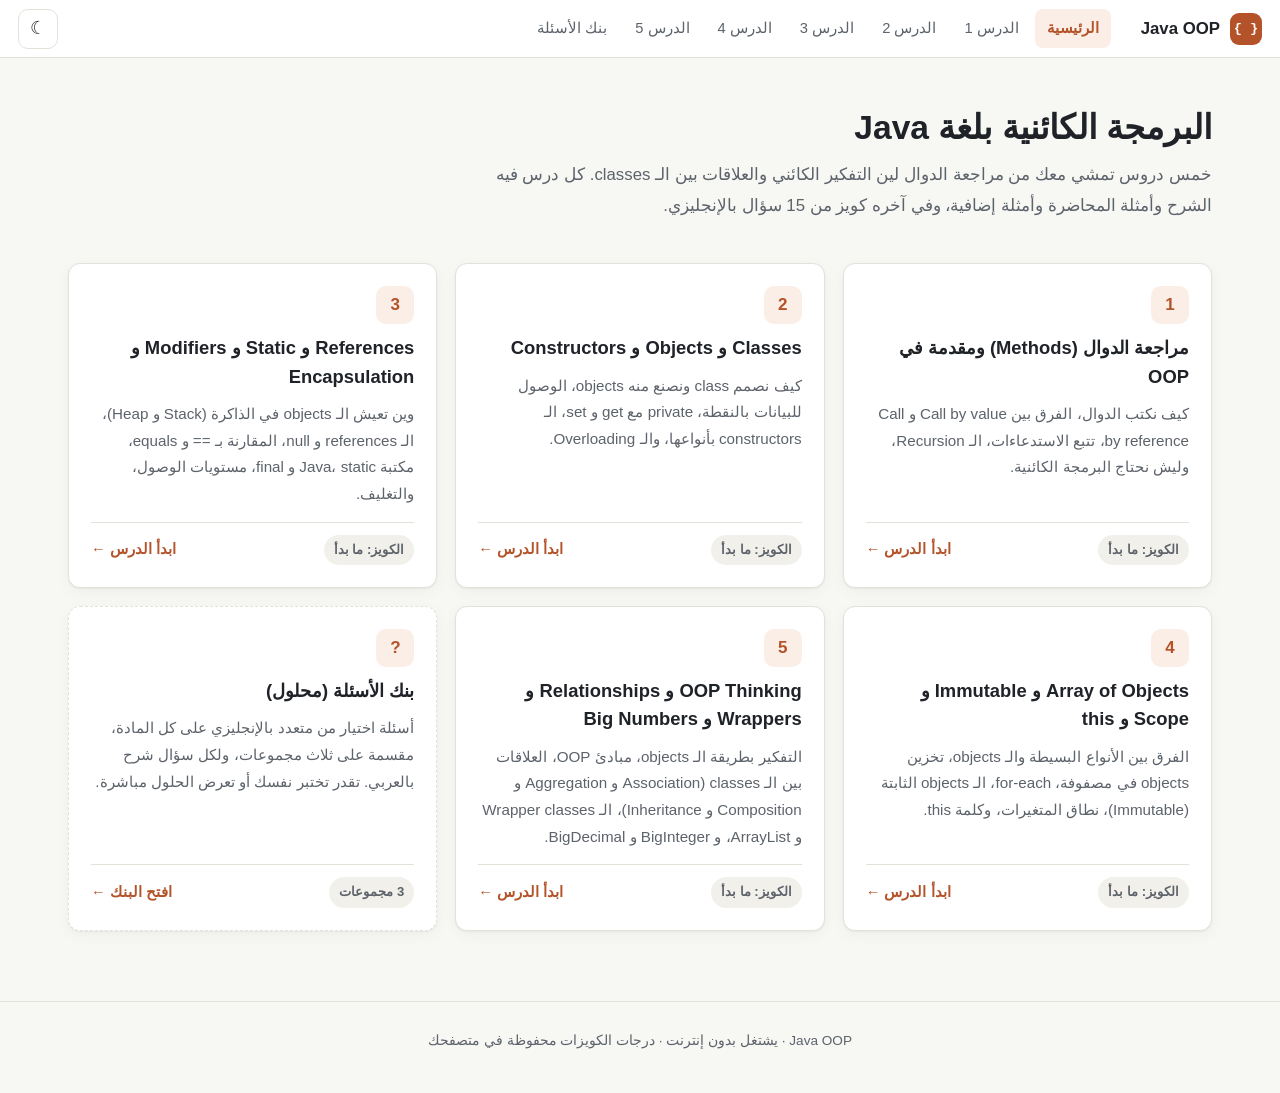
<file: index.html>
<!DOCTYPE html>
<html lang="ar" dir="rtl">
<head>
  <meta charset="UTF-8">
  <meta http-equiv="Content-Security-Policy" content="default-src 'none'; script-src 'self'; style-src 'self'; img-src 'self' data:; font-src 'self'; connect-src 'none'; object-src 'none'; base-uri 'none'; form-action 'none'">
  <meta name="referrer" content="no-referrer">
  <meta name="viewport" content="width=device-width, initial-scale=1">
  <title>Java OOP — البرمجة الكائنية بالعربي</title>
  <meta name="description" content="دروس البرمجة الكائنية (Java OOP) بالعربي مع أمثلة وكويزات.">
  <script src="js/theme.js?v=5"></script>
  <link rel="stylesheet" href="css/style.css?v=5">
</head>
<body data-page="home">
  <header class="topbar" id="topbar"></header>

  <main class="wrap">
    <section class="hero">
      <h1>البرمجة الكائنية بلغة Java</h1>
      <p>خمس دروس تمشي معك من مراجعة الدوال لين التفكير الكائني والعلاقات بين الـ classes. كل درس فيه الشرح وأمثلة المحاضرة وأمثلة إضافية، وفي آخره كويز من 15 سؤال بالإنجليزي.</p>
    </section>
    <section class="cards" id="cards" aria-label="الدروس"></section>
  </main>

  <footer class="footer">Java OOP · يشتغل بدون إنترنت · درجات الكويزات محفوظة في متصفحك</footer>

  <script src="data/lesson1.js?v=5"></script>
  <script src="data/lesson2.js?v=5"></script>
  <script src="data/lesson3.js?v=5"></script>
  <script src="data/lesson4.js?v=5"></script>
  <script src="data/lesson5.js?v=5"></script>
  <script src="js/app.js?v=5"></script>
</body>
</html>
</file>
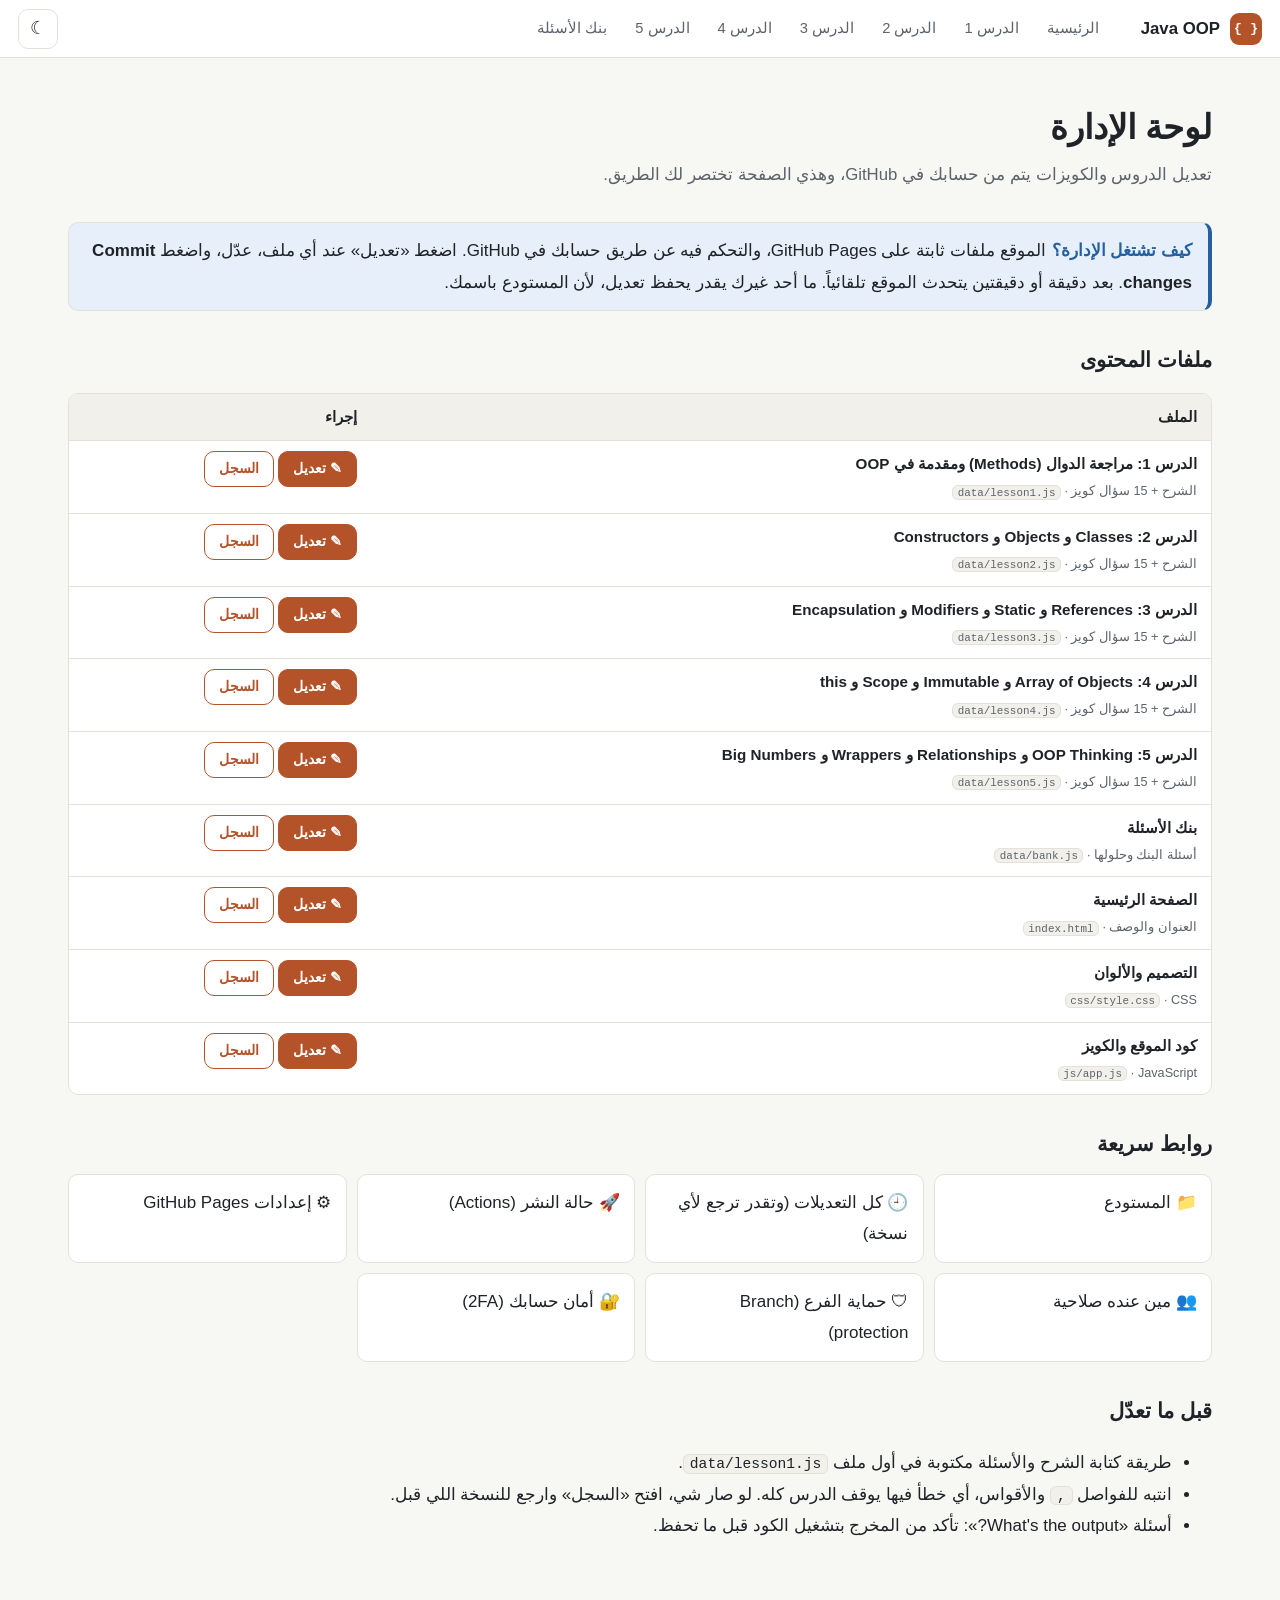
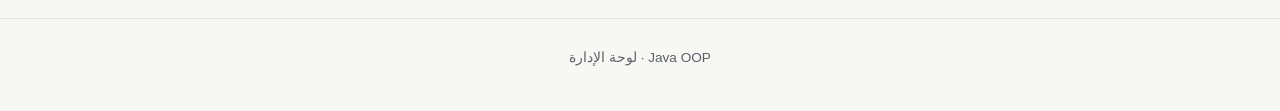
<file: admin.html>
<!DOCTYPE html>
<html lang="ar" dir="rtl">
<head>
  <meta charset="UTF-8">
  <meta http-equiv="Content-Security-Policy" content="default-src 'none'; script-src 'self'; style-src 'self'; img-src 'self' data:; font-src 'self'; connect-src 'none'; object-src 'none'; base-uri 'none'; form-action 'none'">
  <meta name="referrer" content="no-referrer">
  <meta name="robots" content="noindex, nofollow">
  <meta name="viewport" content="width=device-width, initial-scale=1">
  <title>الإدارة — Java OOP</title>
  <script src="js/theme.js?v=5"></script>
  <link rel="stylesheet" href="css/style.css?v=5">
</head>
<body data-page="admin">
  <header class="topbar" id="topbar"></header>

  <main class="wrap admin">
    <section class="hero">
      <h1>لوحة الإدارة</h1>
      <p>تعديل الدروس والكويزات يتم من حسابك في GitHub، وهذي الصفحة تختصر لك الطريق.</p>
    </section>
    <section id="admin"></section>
  </main>

  <footer class="footer">Java OOP · لوحة الإدارة</footer>

  <script src="data/lesson1.js?v=5"></script>
  <script src="data/lesson2.js?v=5"></script>
  <script src="data/lesson3.js?v=5"></script>
  <script src="data/lesson4.js?v=5"></script>
  <script src="data/lesson5.js?v=5"></script>
  <script src="js/config.js?v=5"></script>
  <script src="js/app.js?v=5"></script>
  <script src="js/admin.js?v=5"></script>
</body>
</html>
</file>
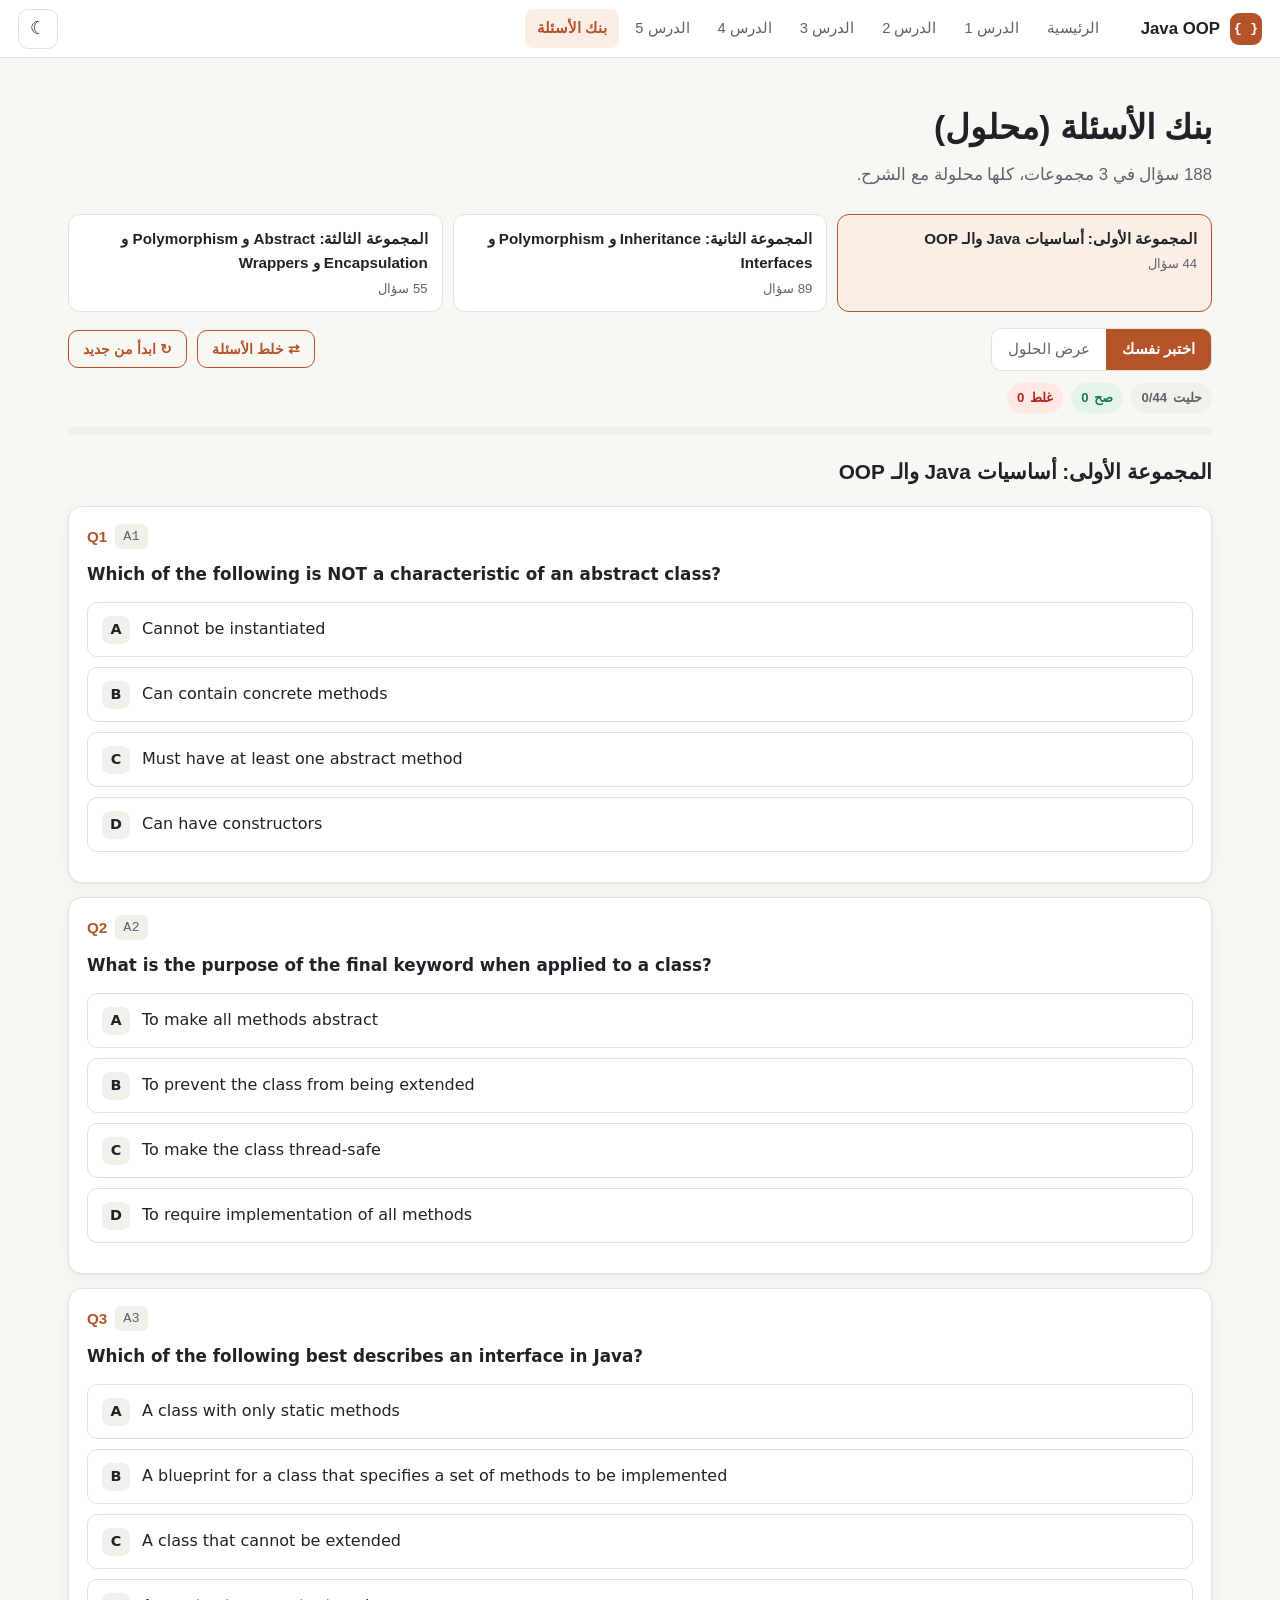
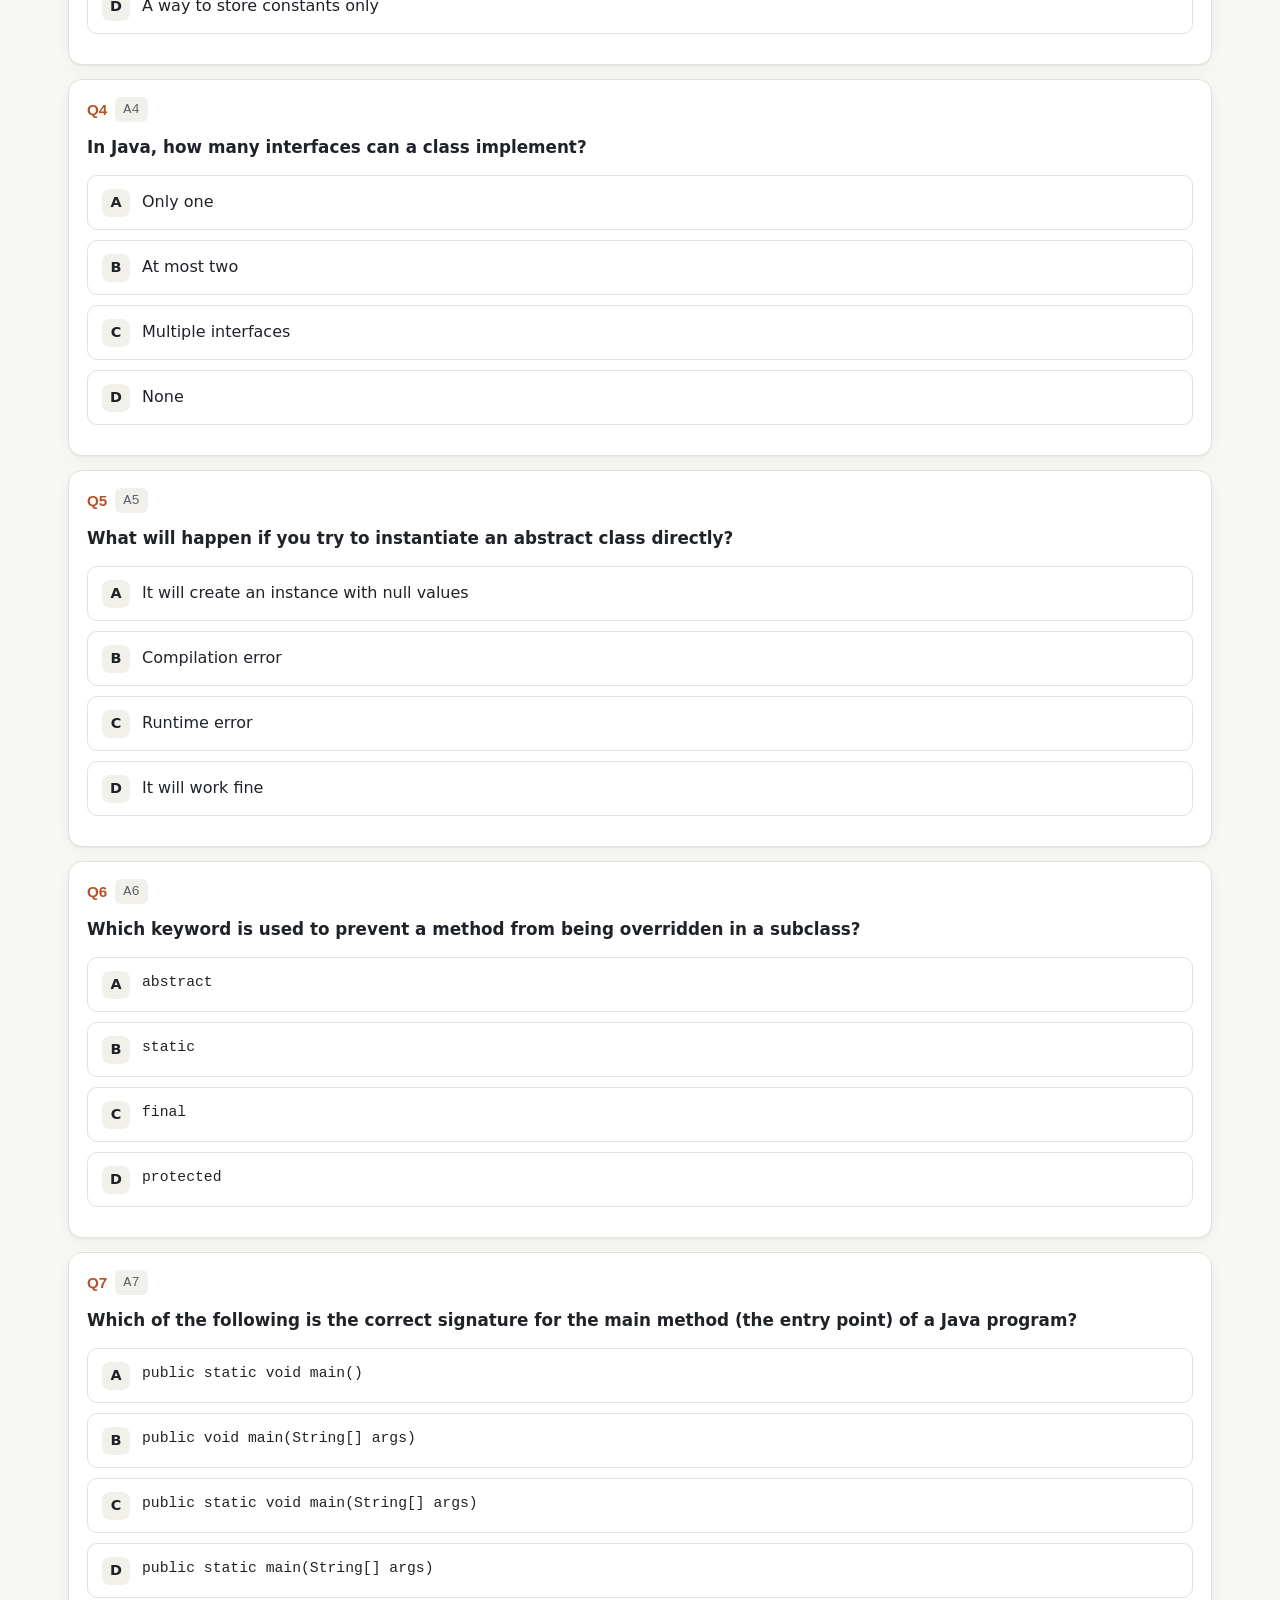
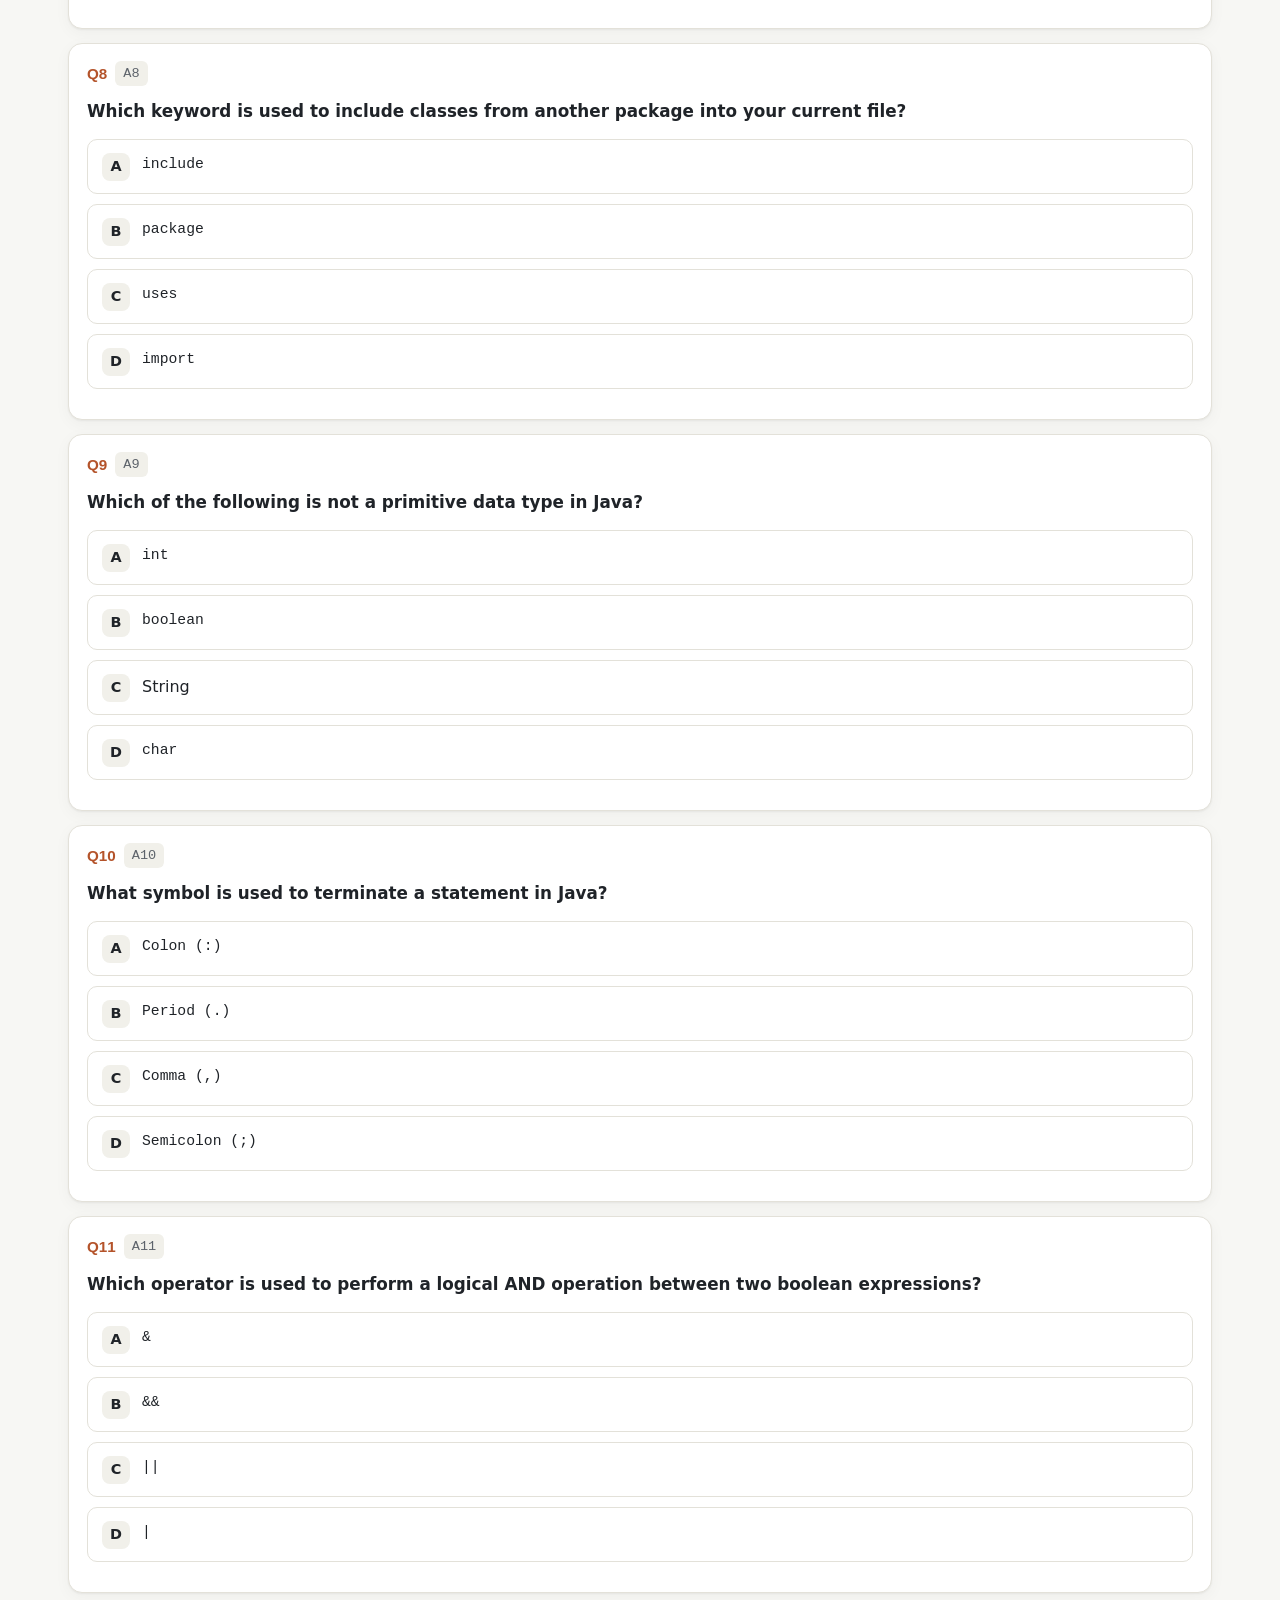
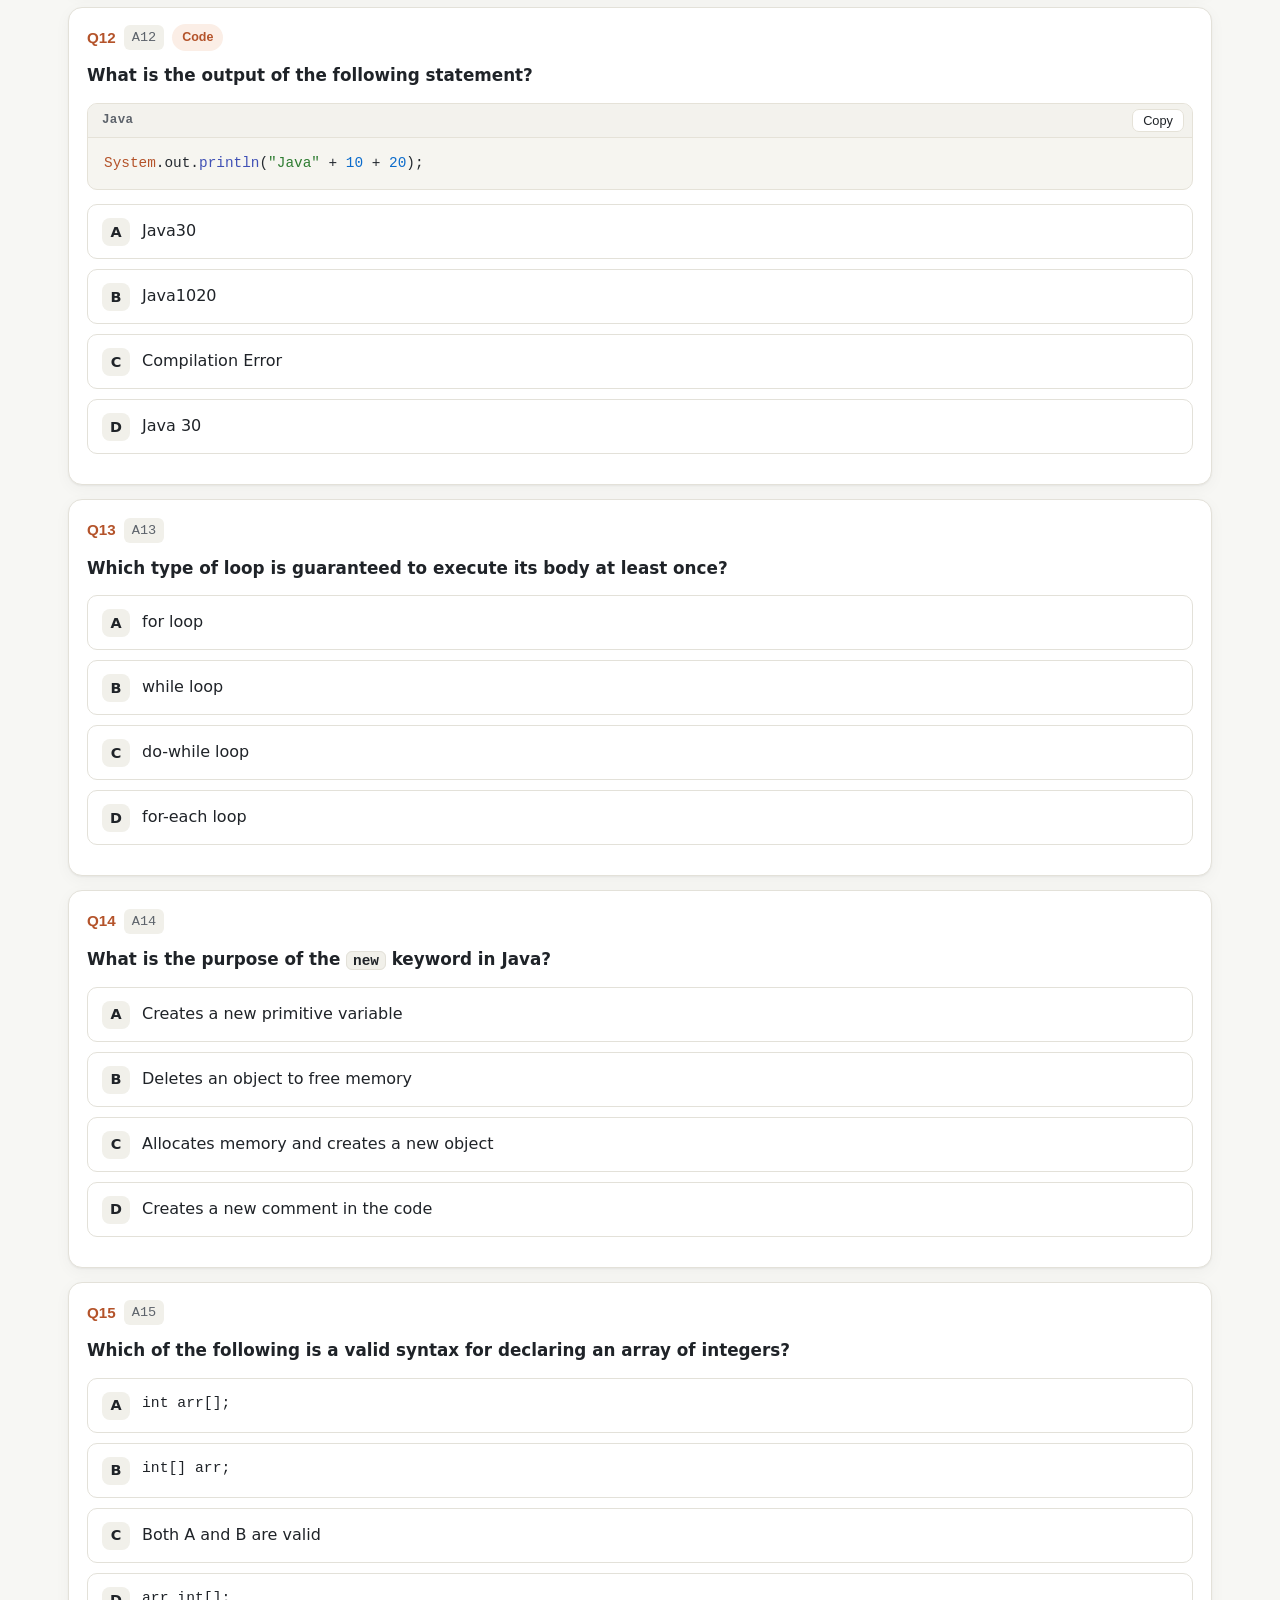
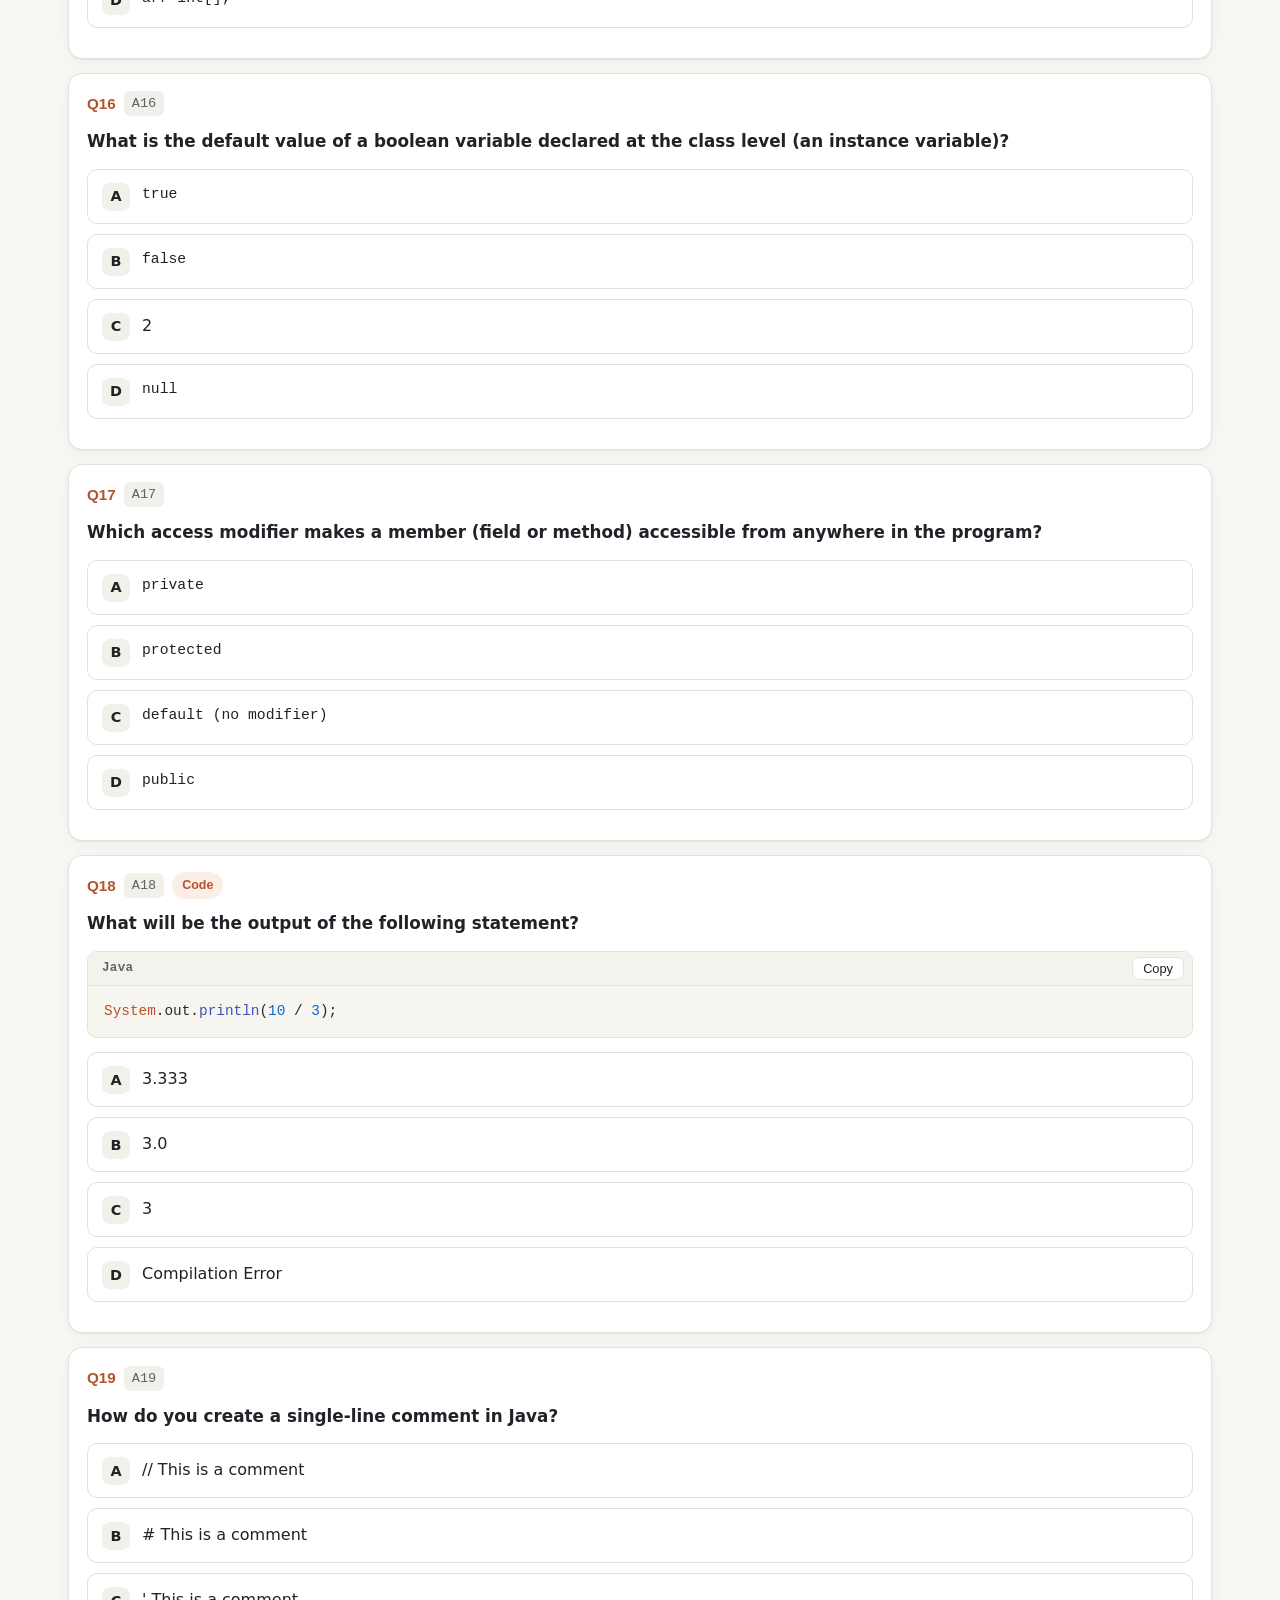
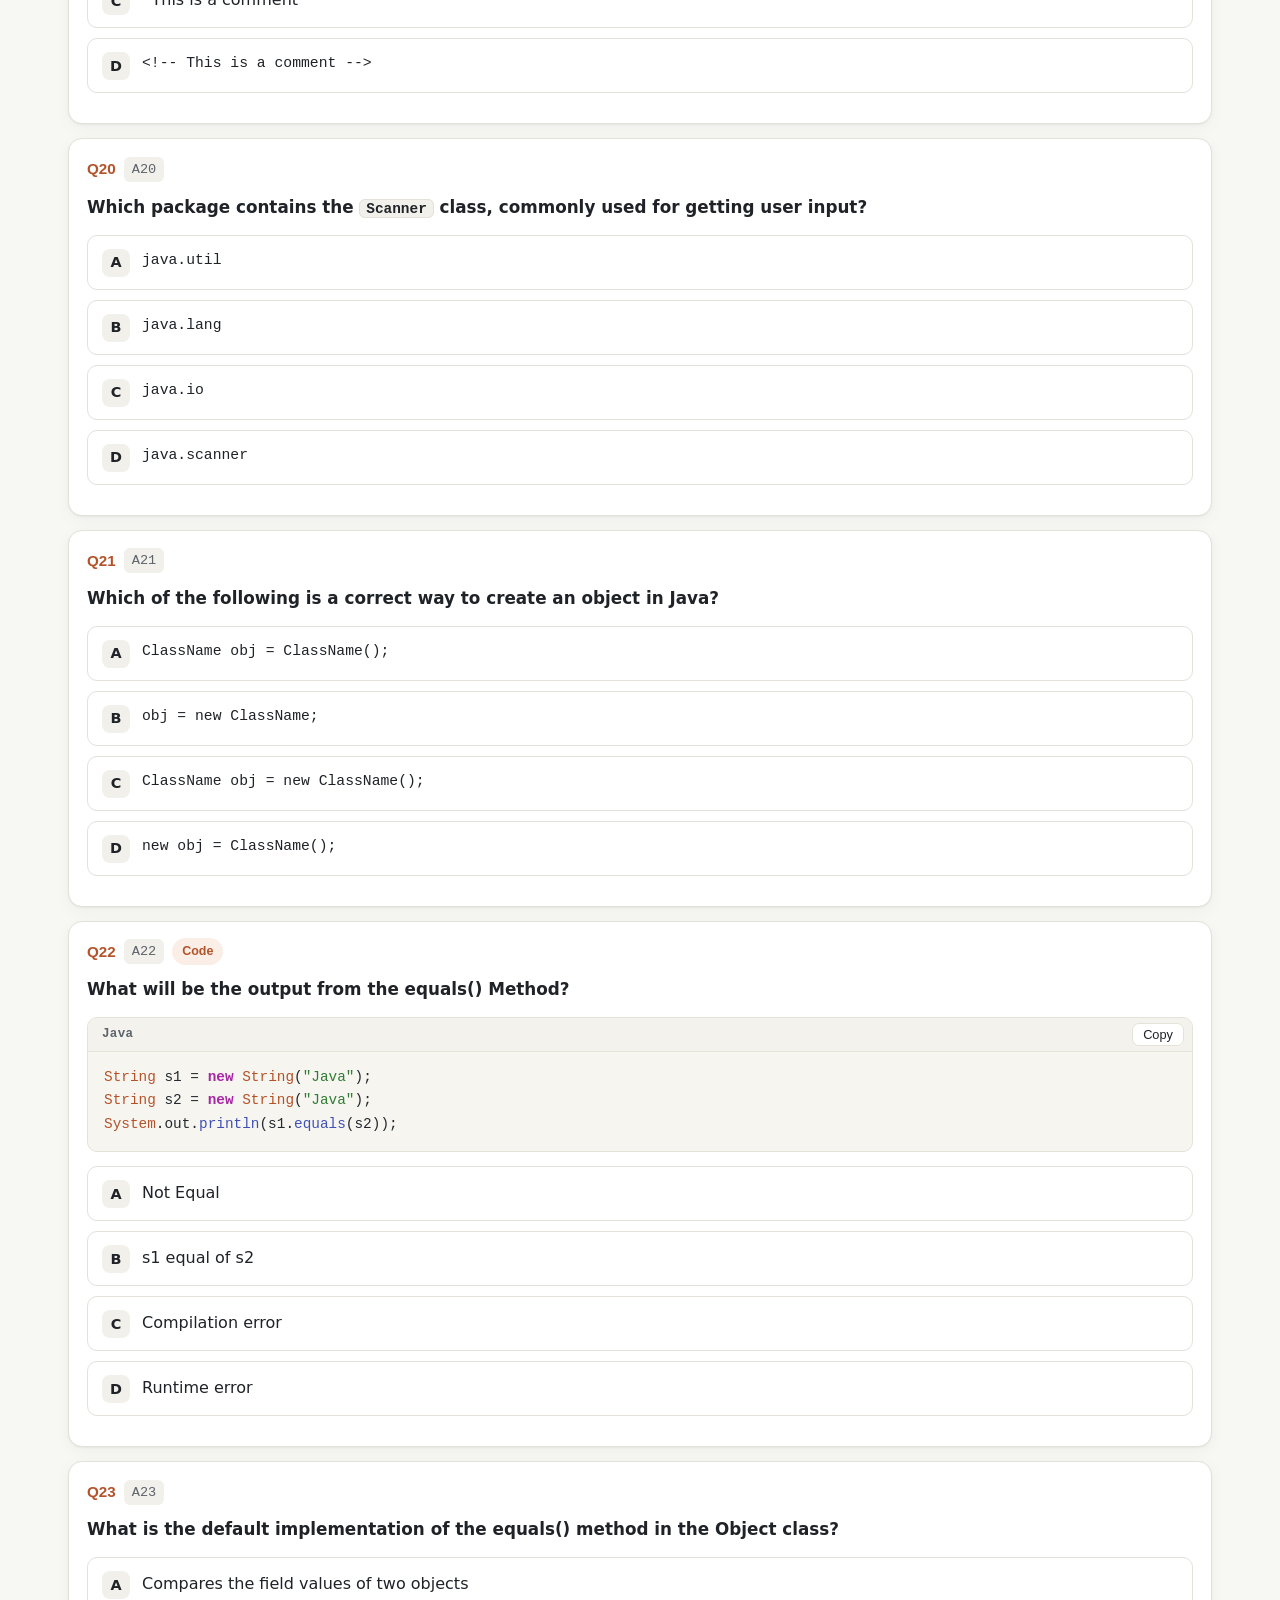
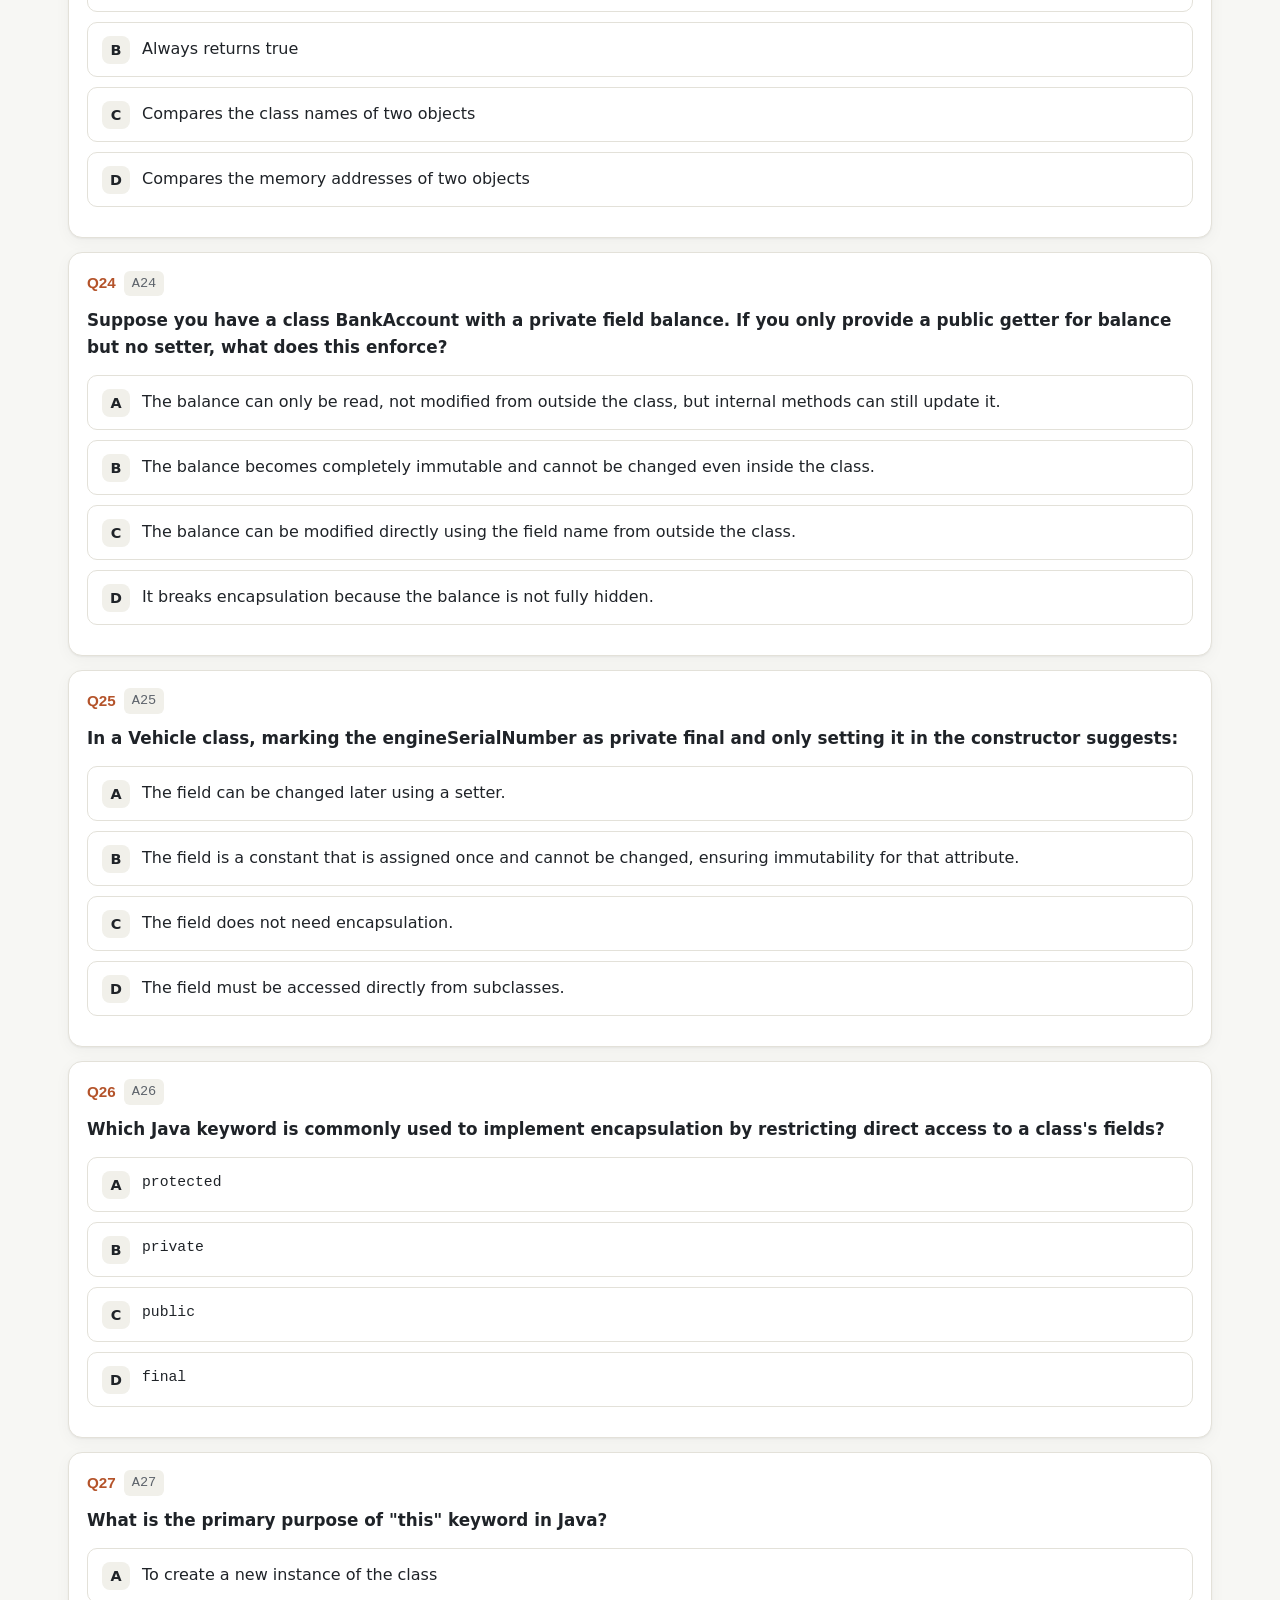
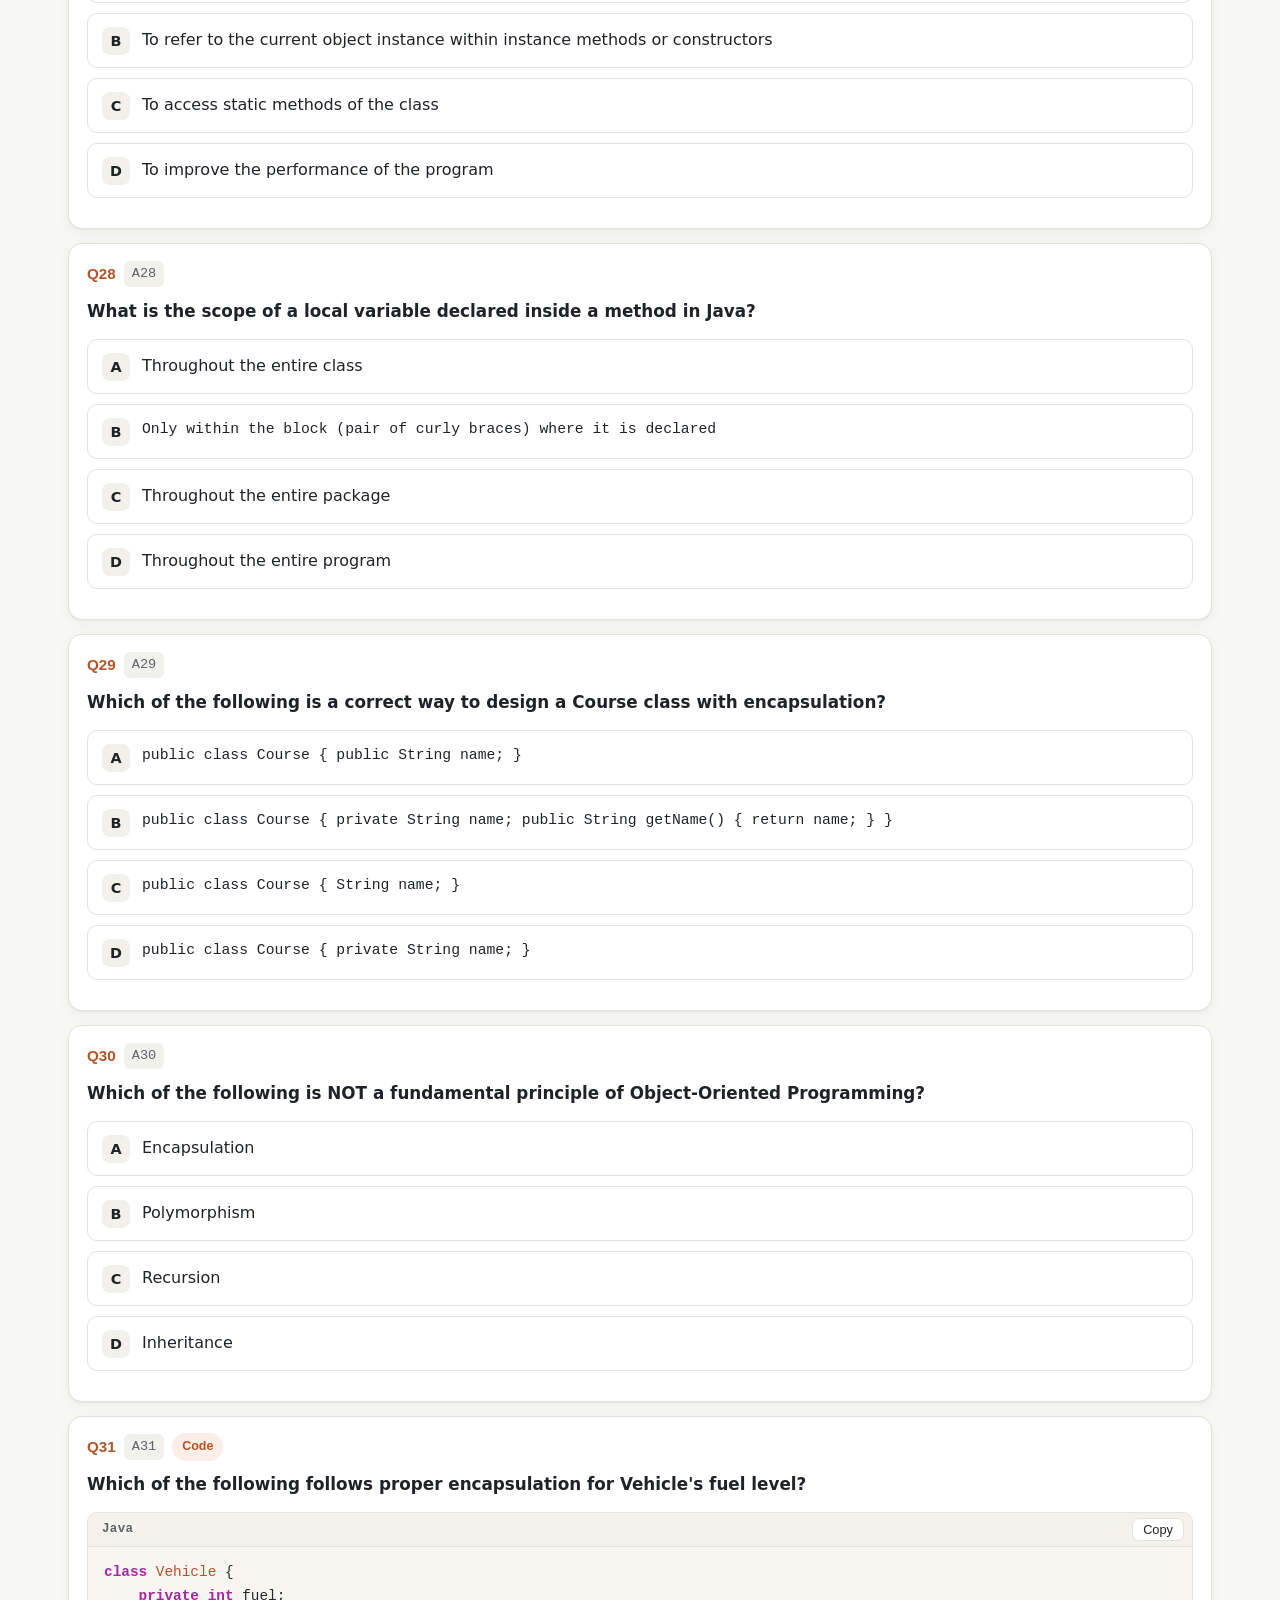
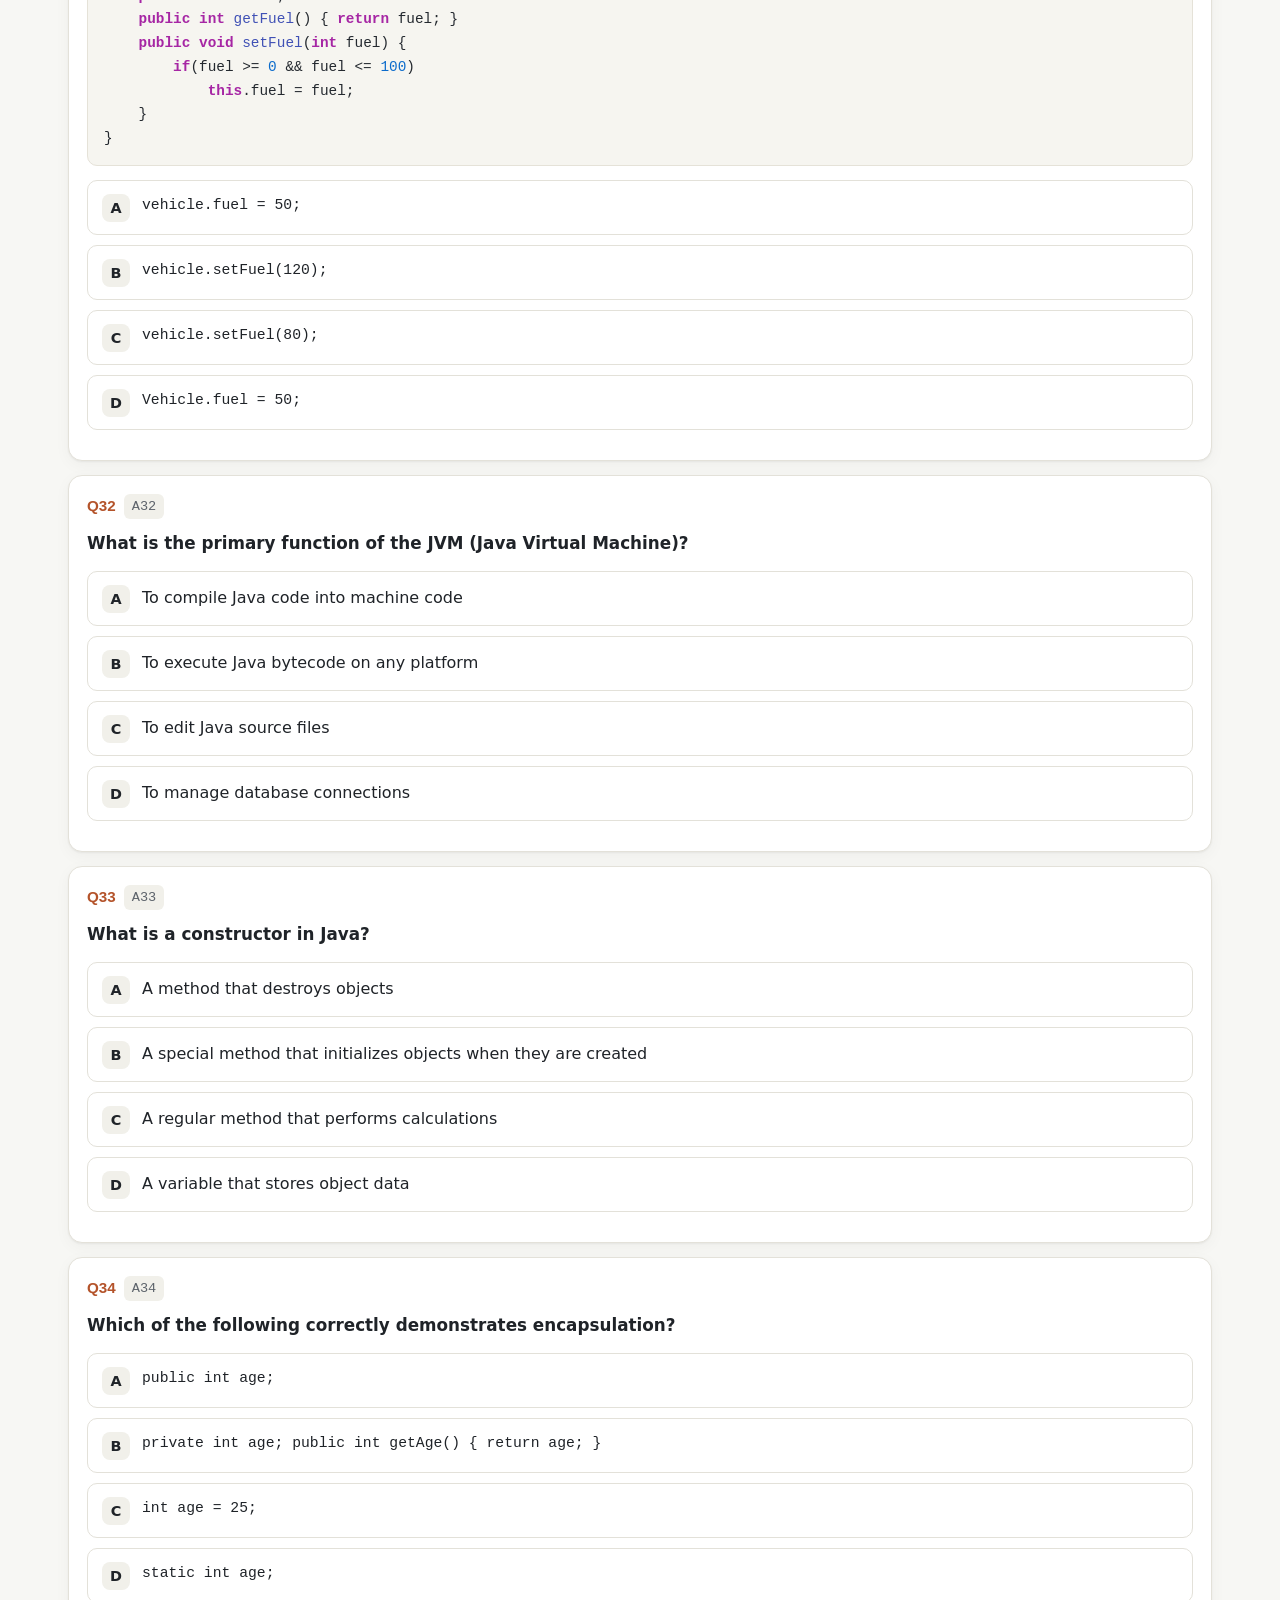
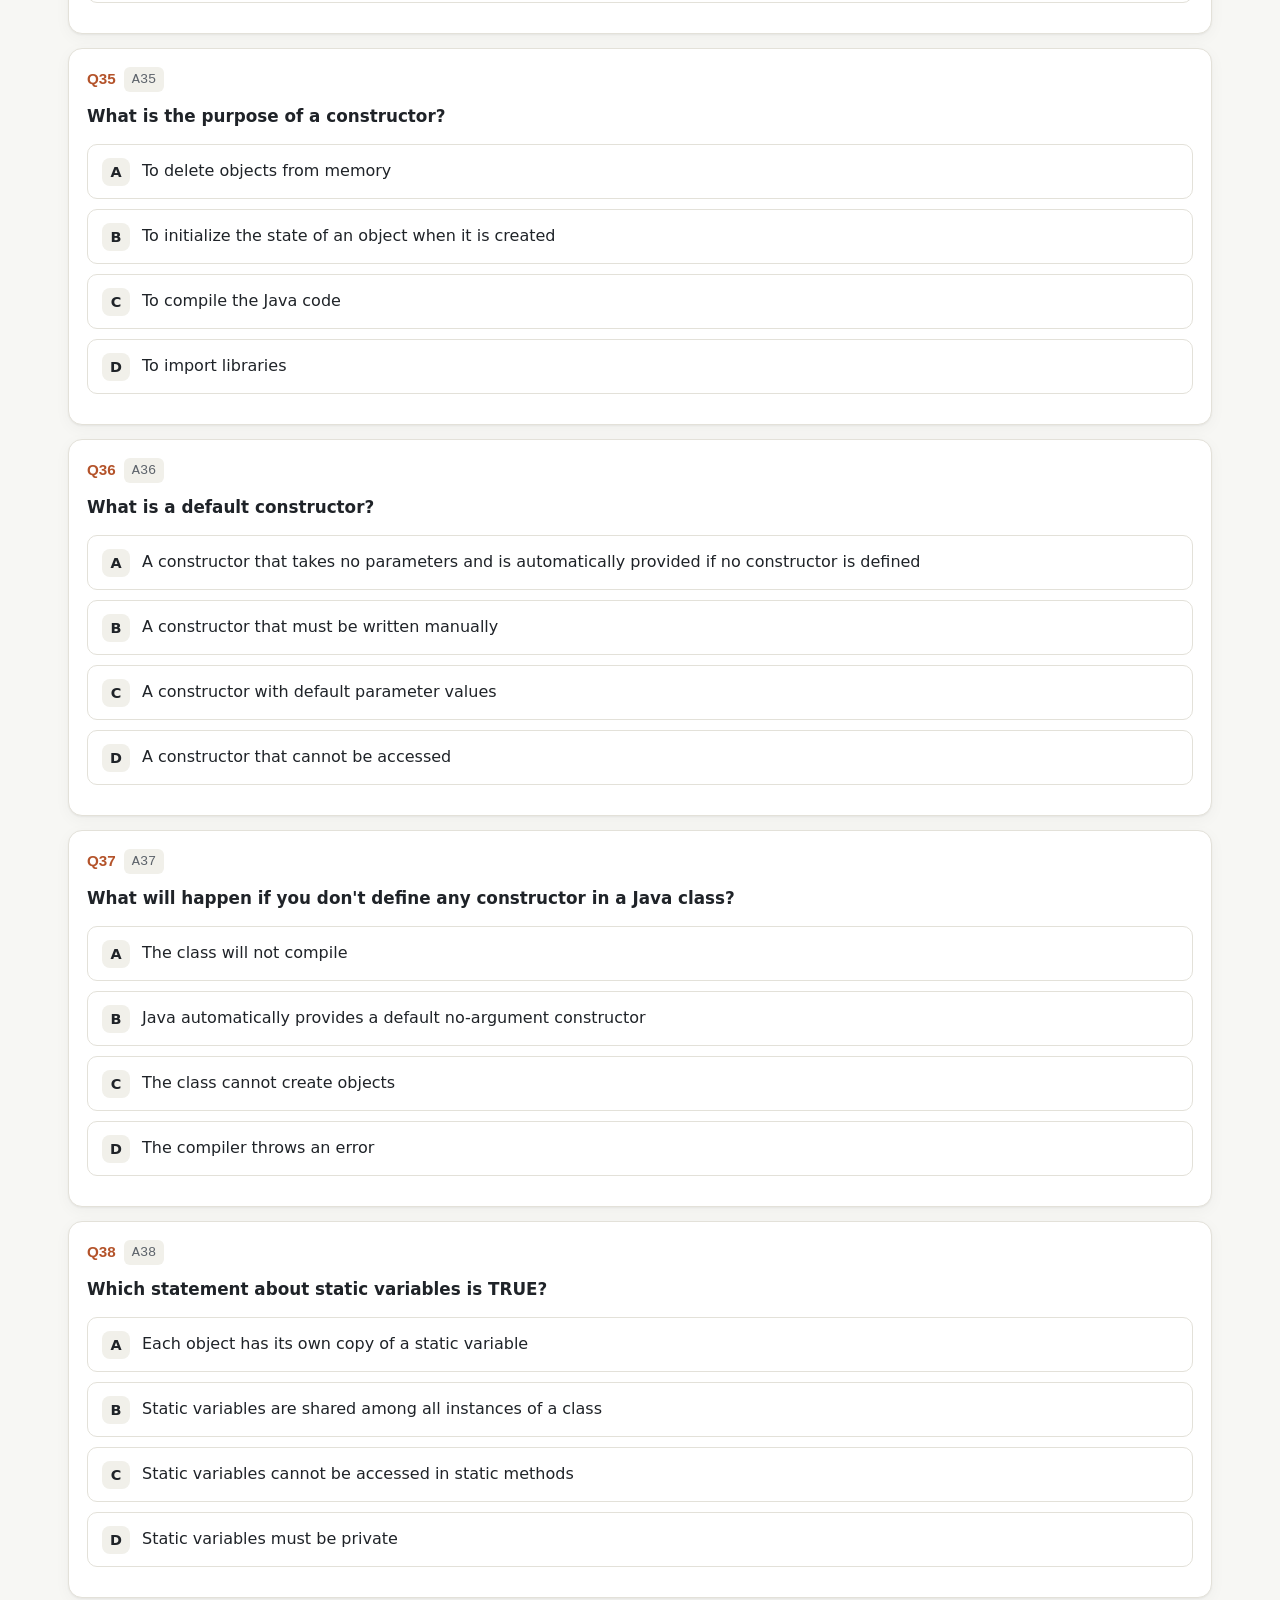
<file: bank.html>
<!DOCTYPE html>
<html lang="ar" dir="rtl">
<head>
  <meta charset="UTF-8">
  <meta http-equiv="Content-Security-Policy" content="default-src 'none'; script-src 'self'; style-src 'self'; img-src 'self' data:; font-src 'self'; connect-src 'none'; object-src 'none'; base-uri 'none'; form-action 'none'">
  <meta name="referrer" content="no-referrer">
  <meta name="viewport" content="width=device-width, initial-scale=1">
  <title>بنك الأسئلة — Java OOP</title>
  <meta name="description" content="بنك أسئلة Java OOP محلول مع الشرح بالعربي.">
  <script src="js/theme.js?v=5"></script>
  <link rel="stylesheet" href="css/style.css?v=5">
</head>
<body data-page="bank">
  <header class="topbar" id="topbar"></header>

  <main class="wrap bank" id="bank">
    <section class="hero">
      <h1>بنك الأسئلة (محلول)</h1>
      <p id="bankCount"></p>
    </section>

    <div class="bank-tabs" id="bankTabs" role="tablist" aria-label="المجموعات"></div>

    <div class="bank-toolbar">
      <div class="seg" role="group" aria-label="طريقة العرض">
        <button class="seg-btn" id="modeTest" type="button">اختبر نفسك</button>
        <button class="seg-btn" id="modeAnswers" type="button">عرض الحلول</button>
      </div>
      <div class="btn-row">
        <button class="btn ghost small" id="bankShuffle" type="button">⇄ خلط الأسئلة</button>
        <button class="btn ghost small" id="bankReset" type="button">↻ ابدأ من جديد</button>
      </div>
    </div>
    <div class="quiz-stats" id="bankStats"></div>
    <div class="progress" id="bankProgress"><div></div></div>

    <section id="bankList"></section>
  </main>

  <footer class="footer">Java OOP · بنك الأسئلة · إجاباتك محفوظة في متصفحك</footer>

  <script src="data/lesson1.js?v=5"></script>
  <script src="data/lesson2.js?v=5"></script>
  <script src="data/lesson3.js?v=5"></script>
  <script src="data/lesson4.js?v=5"></script>
  <script src="data/lesson5.js?v=5"></script>
  <script src="data/bank.js?v=5"></script>
  <script src="js/app.js?v=5"></script>
  <script src="js/bank.js?v=6"></script>
</body>
</html>
</file>
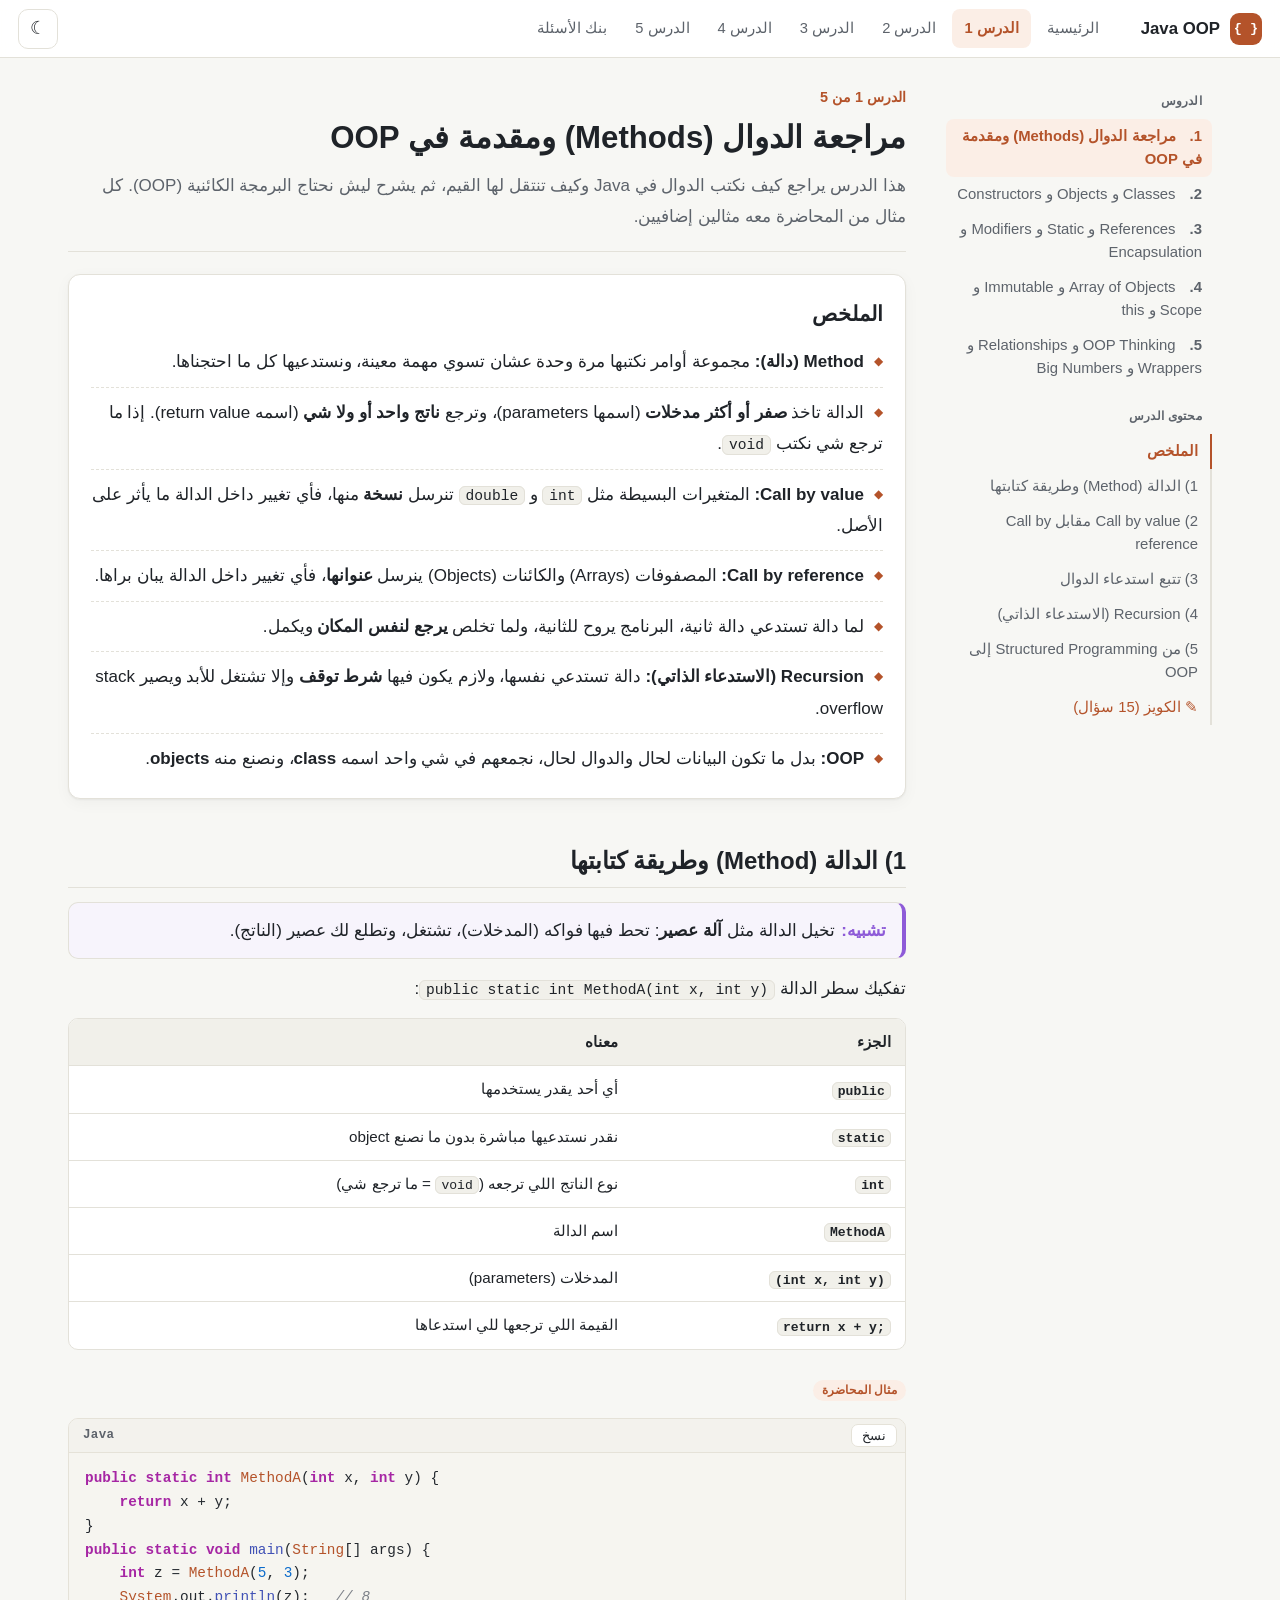
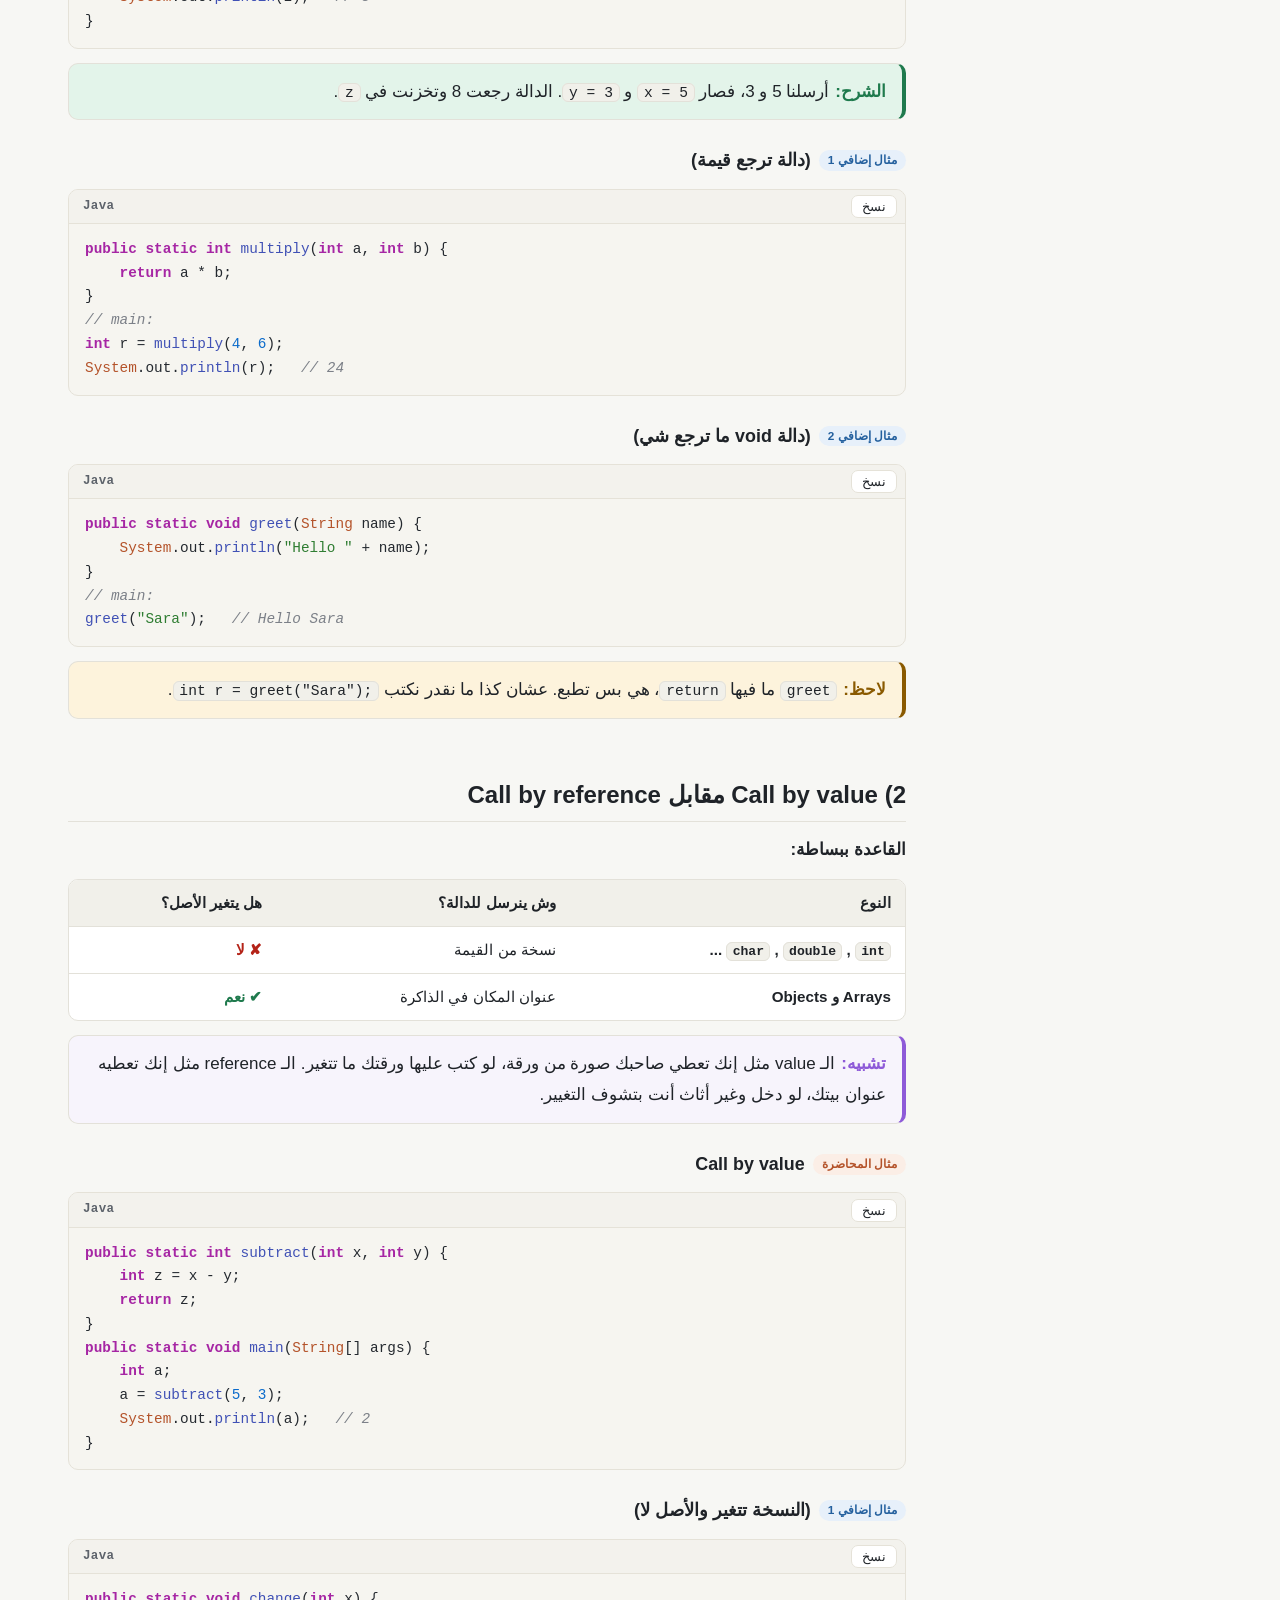
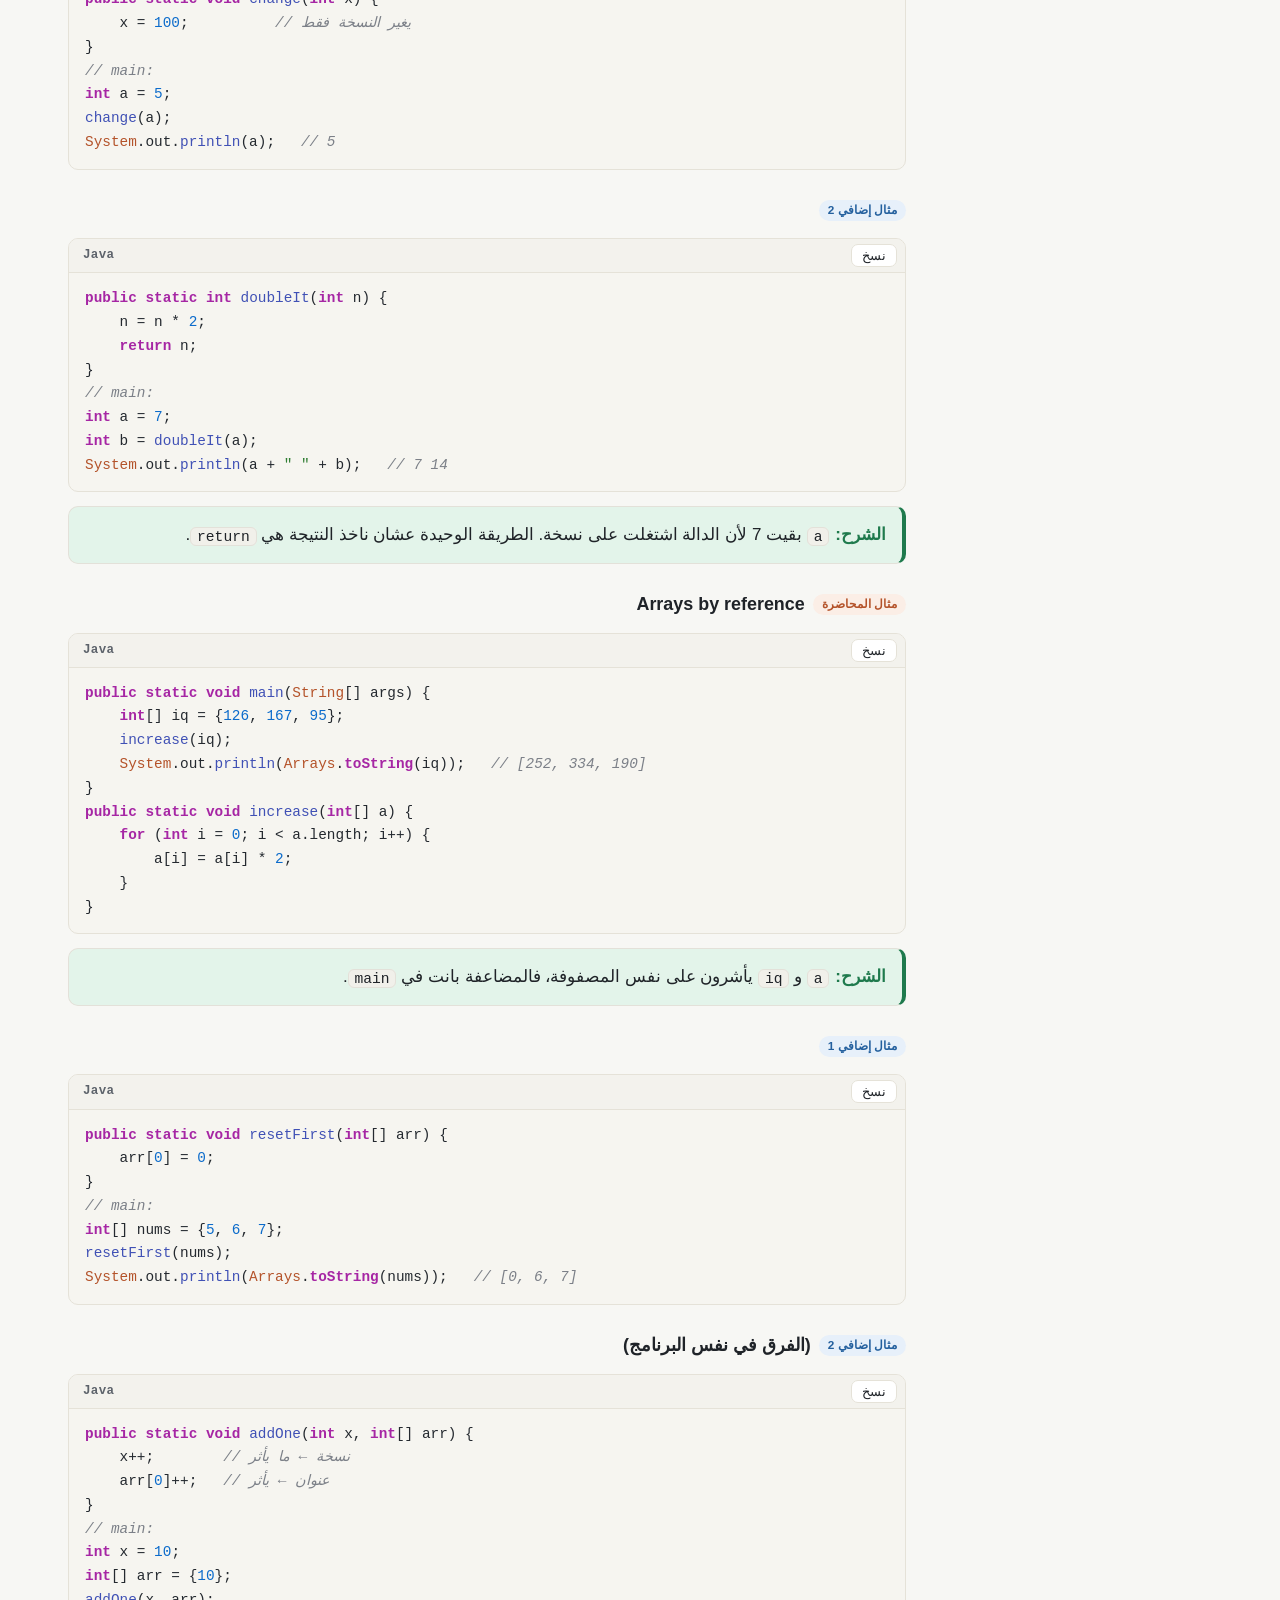
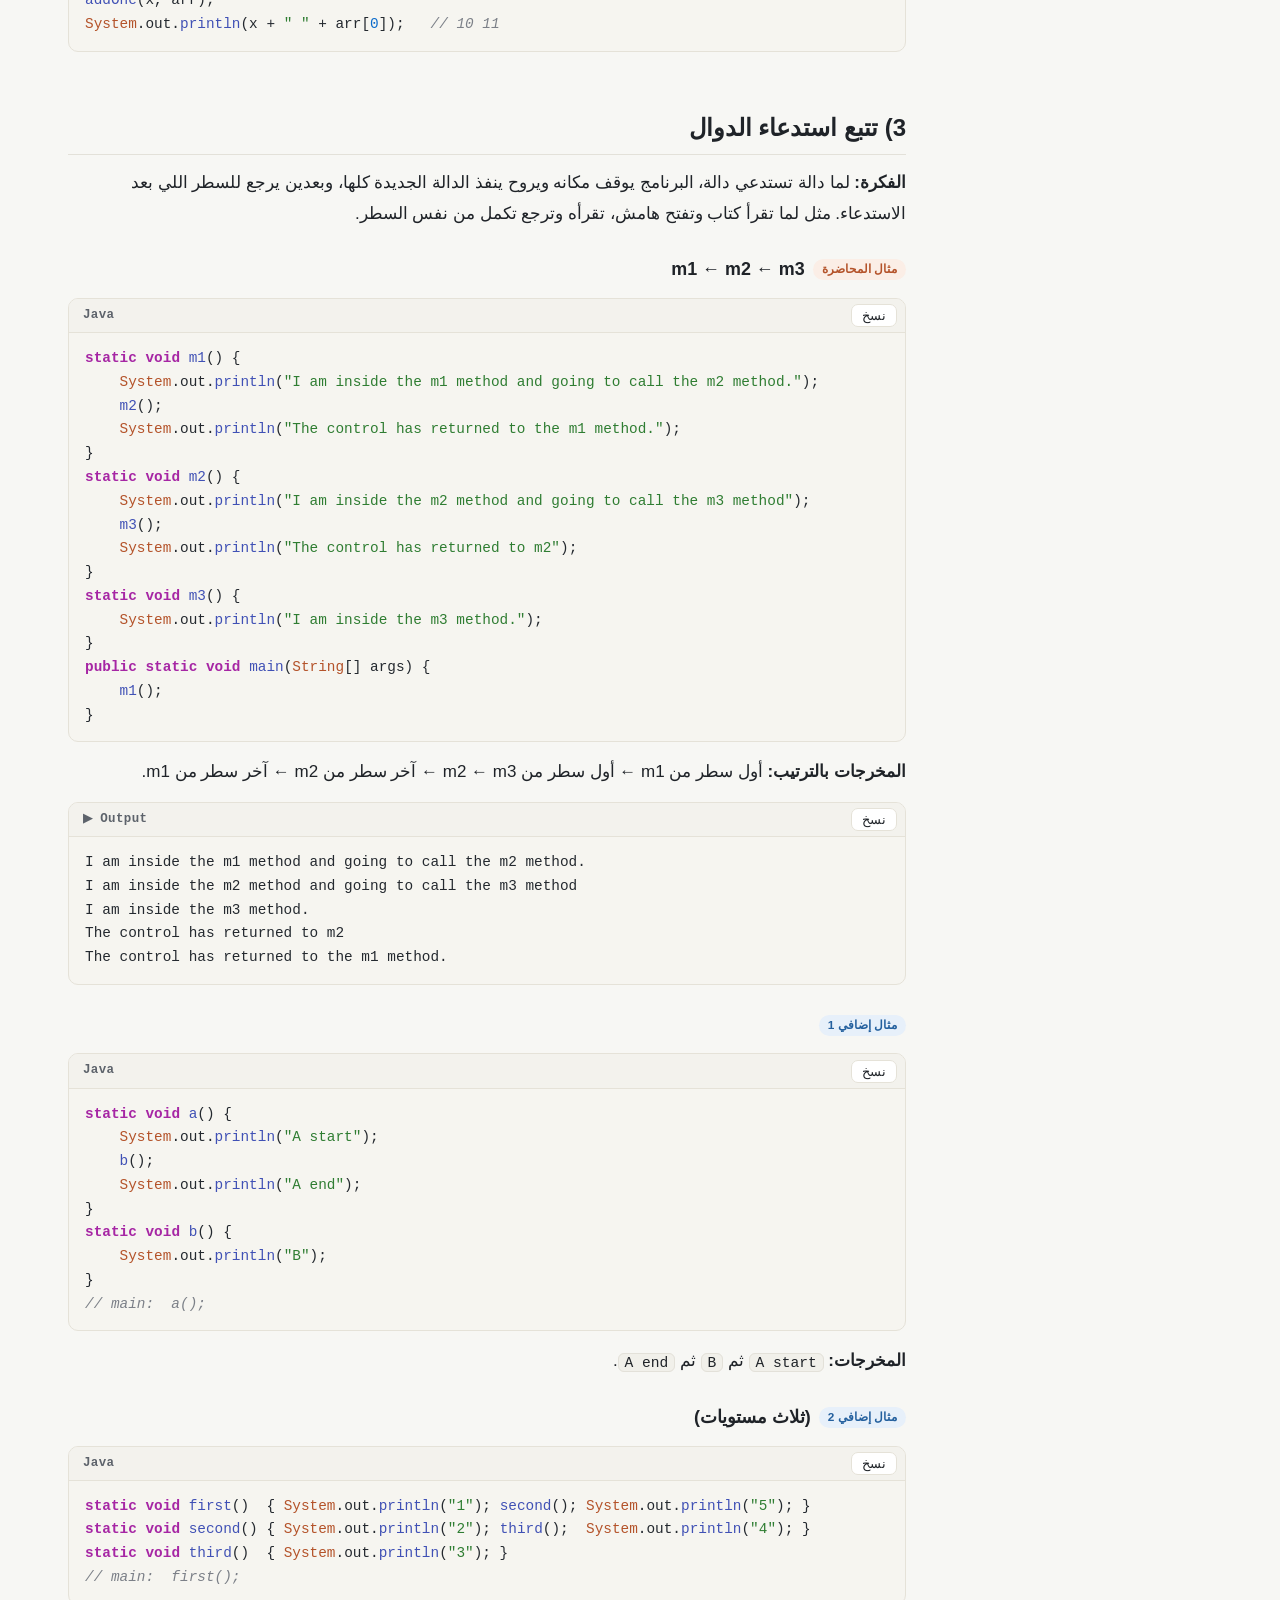
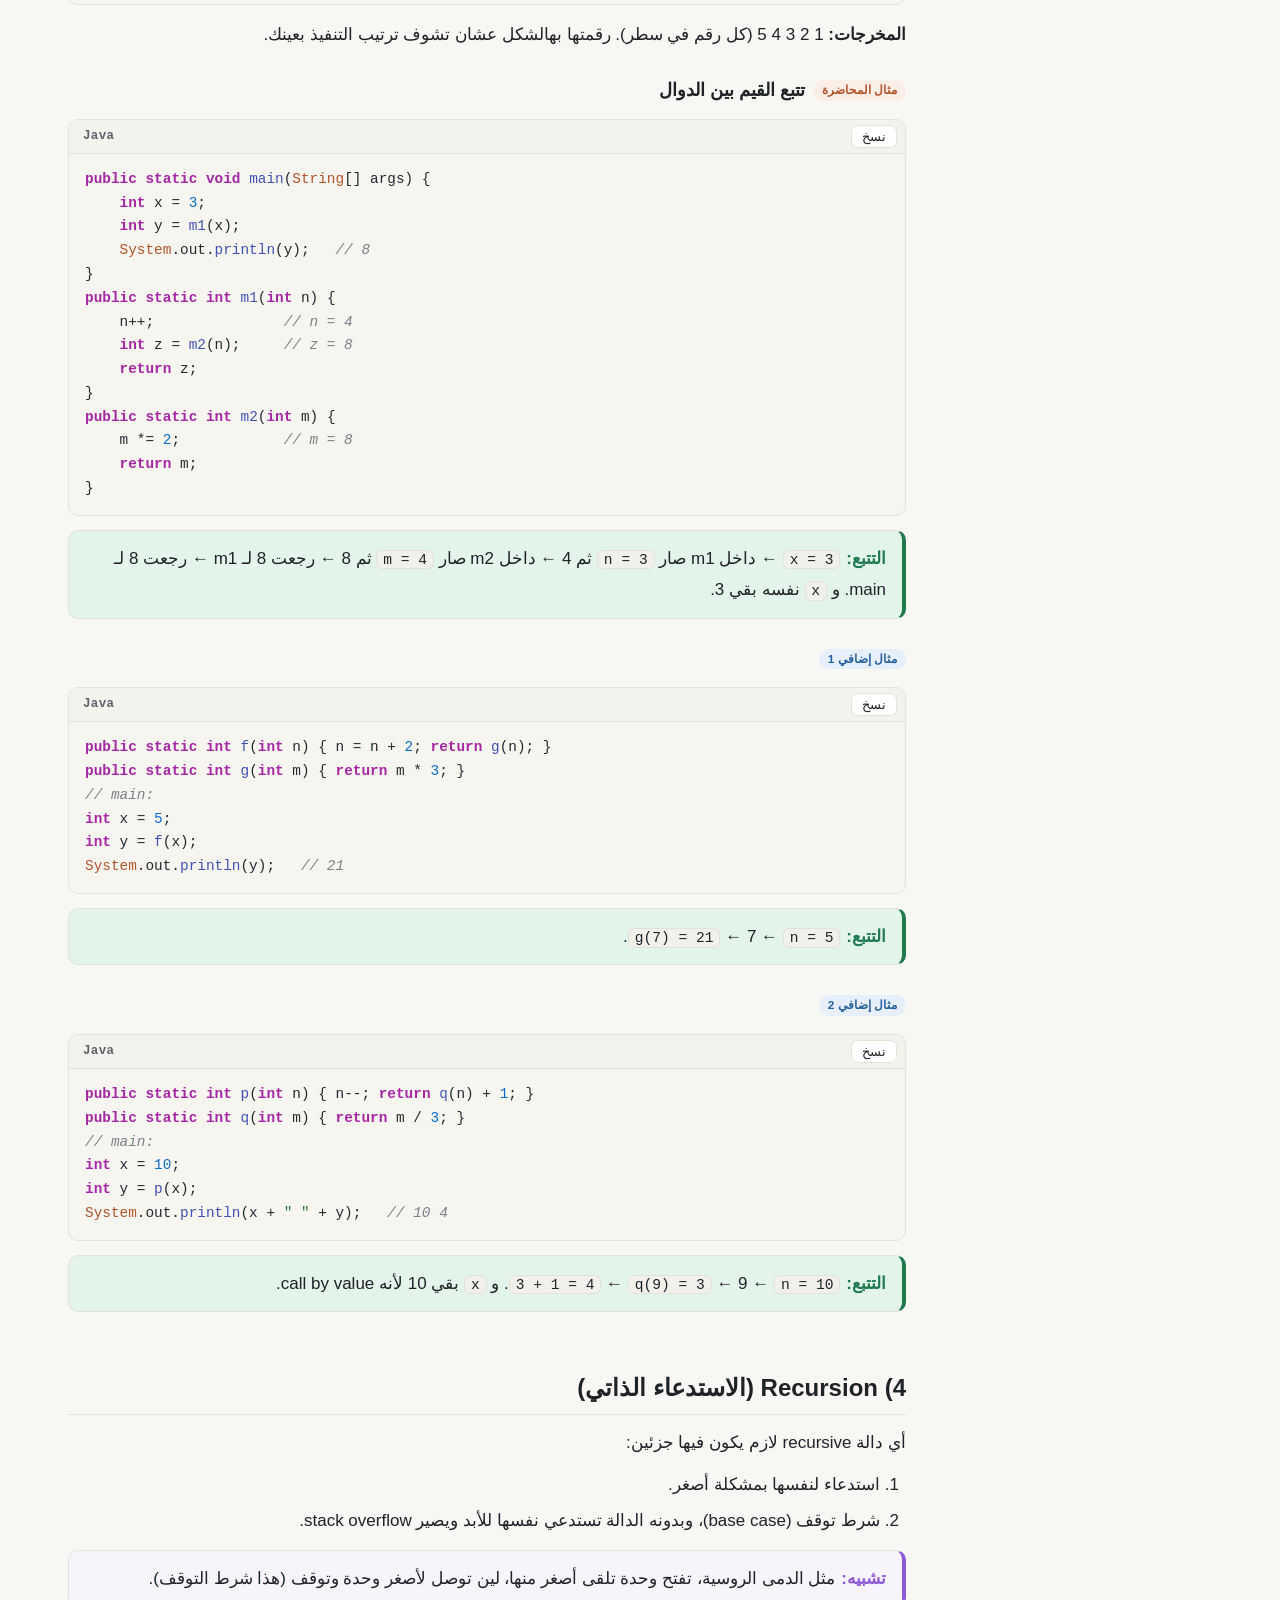
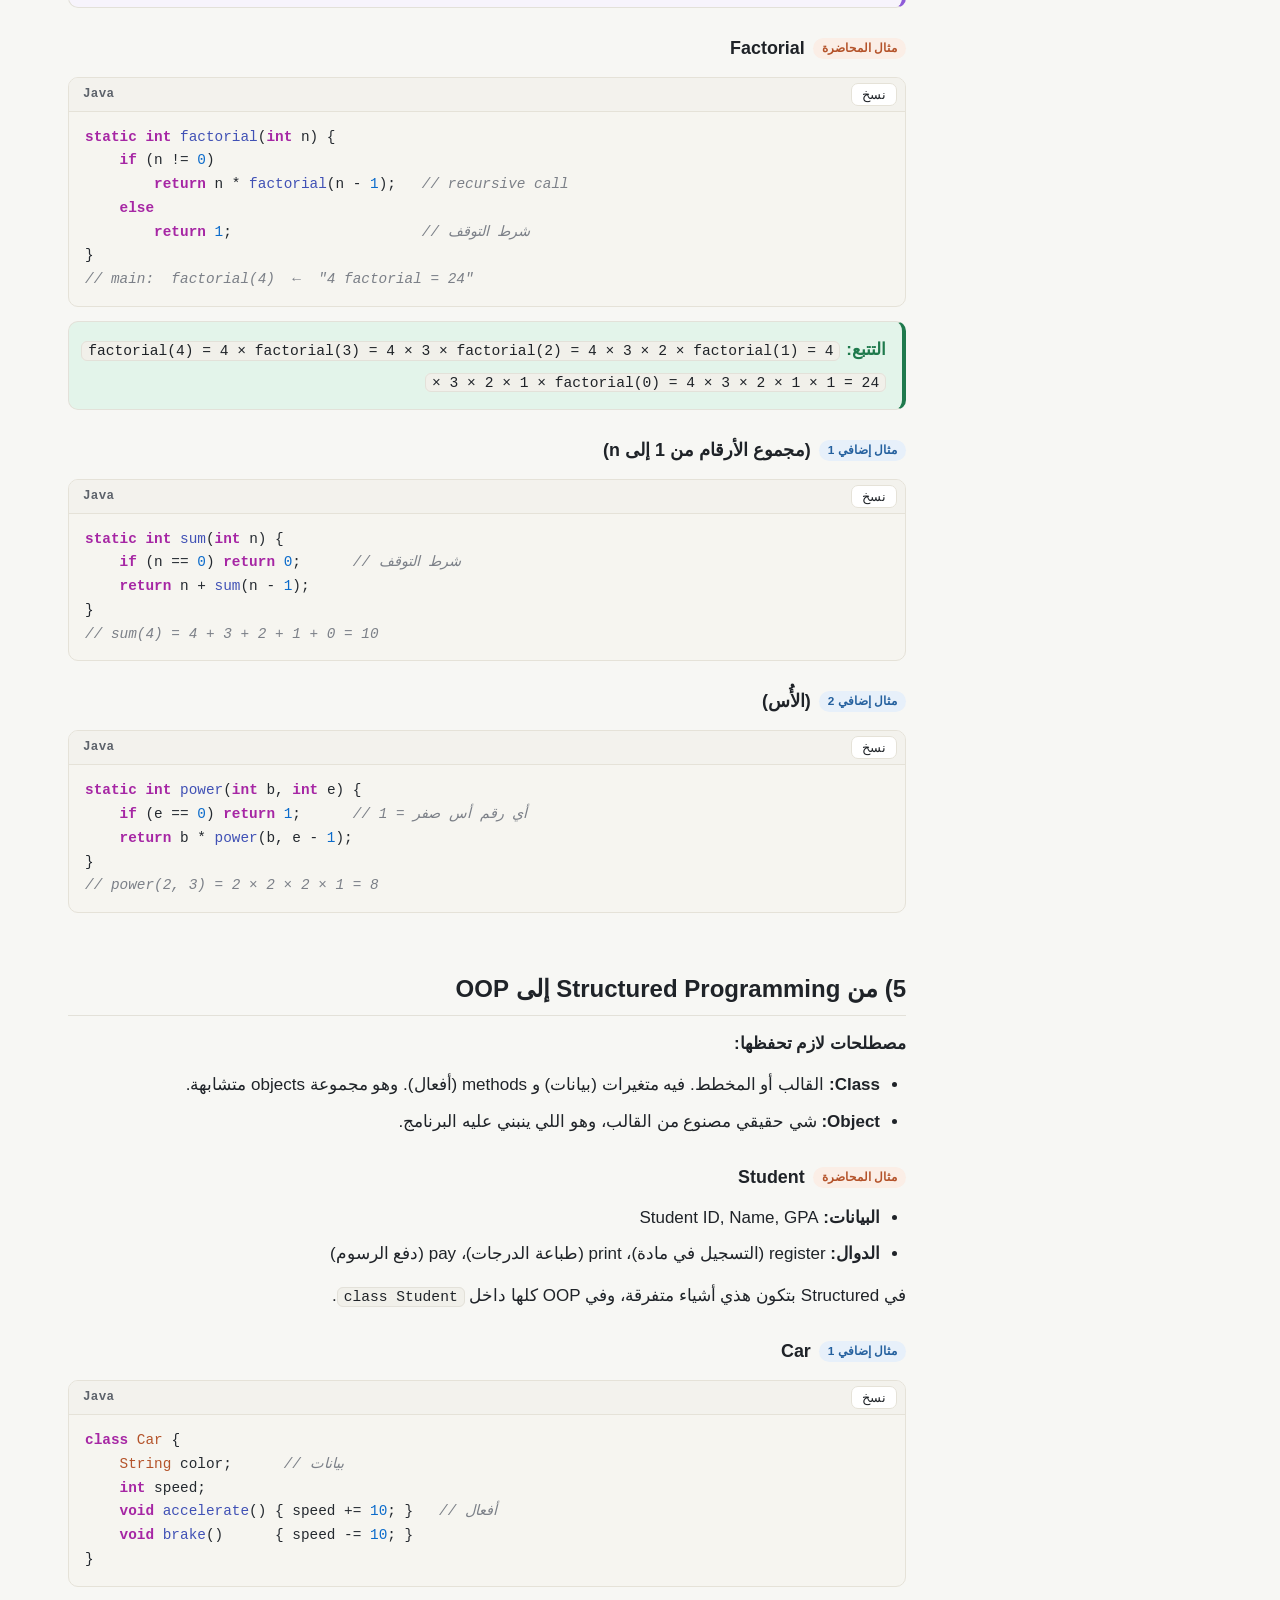
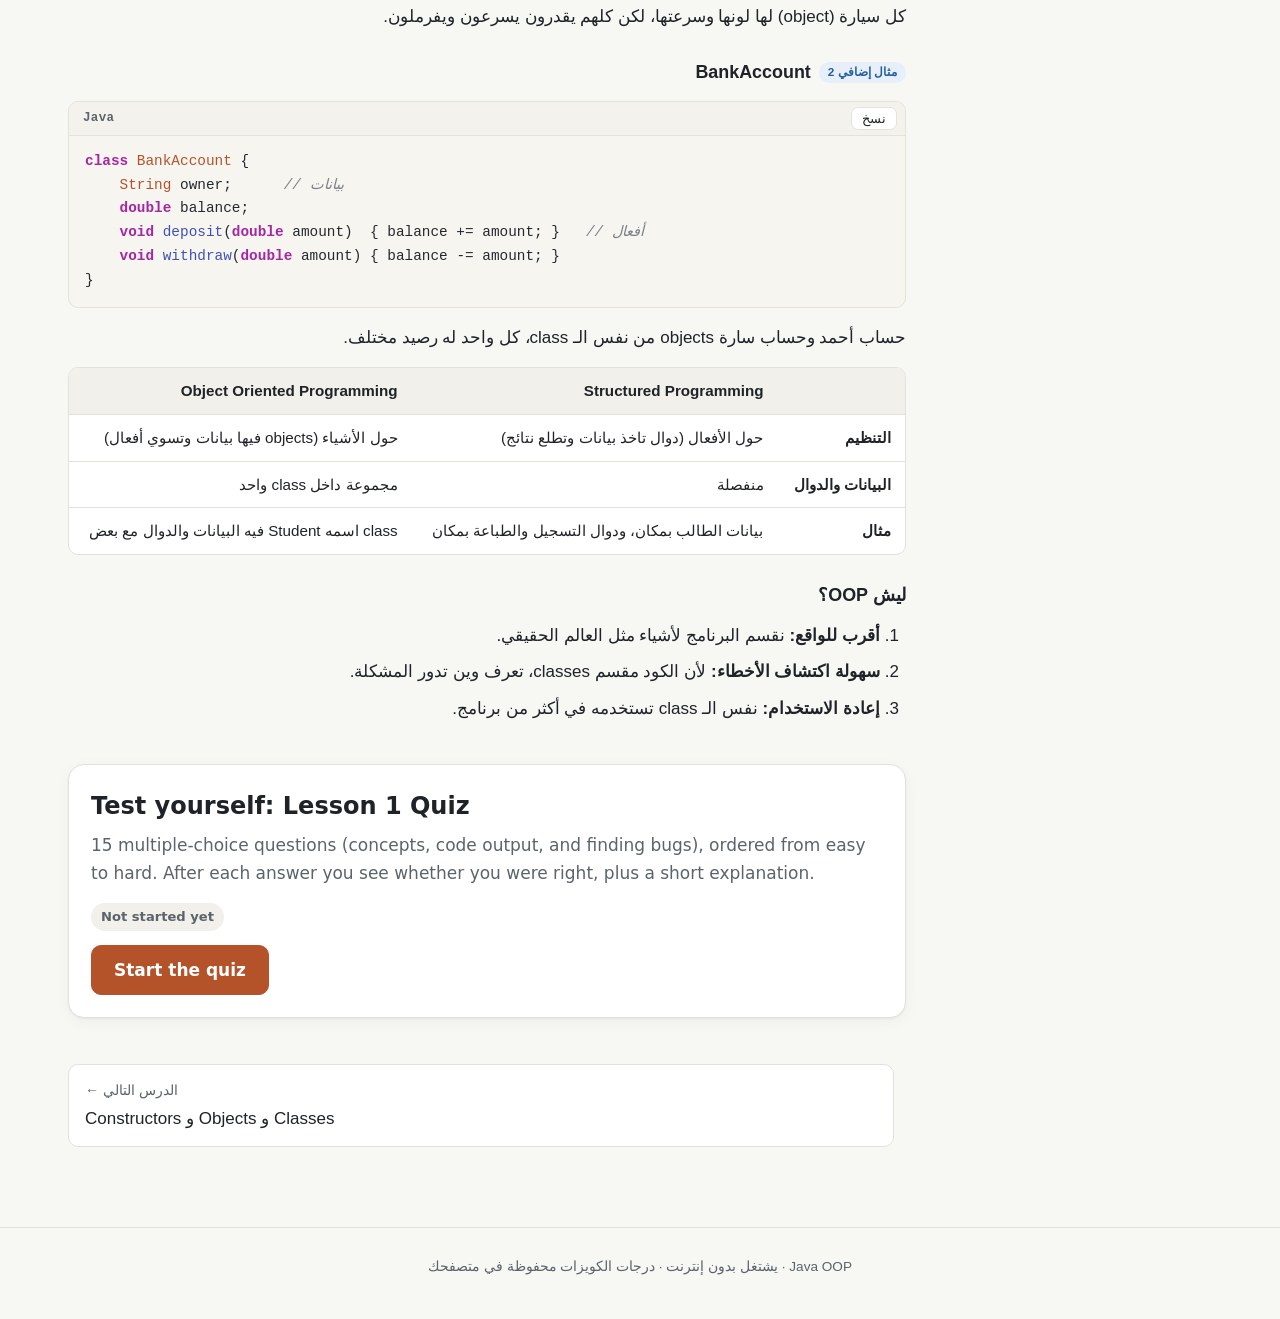
<file: lesson.html>
<!DOCTYPE html>
<html lang="ar" dir="rtl">
<head>
  <meta charset="UTF-8">
  <meta http-equiv="Content-Security-Policy" content="default-src 'none'; script-src 'self'; style-src 'self'; img-src 'self' data:; font-src 'self'; connect-src 'none'; object-src 'none'; base-uri 'none'; form-action 'none'">
  <meta name="referrer" content="no-referrer">
  <meta name="viewport" content="width=device-width, initial-scale=1">
  <title>الدرس — Java OOP</title>
  <script src="js/theme.js?v=5"></script>
  <link rel="stylesheet" href="css/style.css?v=5">
</head>
<body data-page="lesson">
  <header class="topbar" id="topbar"></header>

  <div class="layout">
    <aside class="sidebar" id="sidebar" aria-label="التنقل"></aside>
    <main id="content"></main>
  </div>
  <div class="scrim" id="scrim"></div>

  <footer class="footer">Java OOP · يشتغل بدون إنترنت · درجات الكويزات محفوظة في متصفحك</footer>

  <script src="data/lesson1.js?v=5"></script>
  <script src="data/lesson2.js?v=5"></script>
  <script src="data/lesson3.js?v=5"></script>
  <script src="data/lesson4.js?v=5"></script>
  <script src="data/lesson5.js?v=5"></script>
  <script src="js/app.js?v=5"></script>
</body>
</html>
</file>
<file: css/style.css>
/* ===== Java OOP — موقع تعليمي ===== */
:root {
  --bg: #f7f7f4;
  --surface: #ffffff;
  --surface-2: #f1f0ea;
  --text: #1f2328;
  --muted: #5d636b;
  --border: #e3e1d9;
  --accent: #b4532a;
  --accent-soft: #fbeee6;
  --link: #9a4320;
  --ok: #1f7a4d;
  --ok-soft: #e3f4ea;
  --bad: #b42318;
  --bad-soft: #fde8e6;
  --info: #24609e;
  --info-soft: #e7f0fa;
  --warn: #8a5a00;
  --warn-soft: #fdf3dc;
  --code-bg: #f6f5f0;
  --code-border: #e5e2d8;
  --code-text: #24292f;
  --tk-kw: #a626a4;
  --tk-type: #b4532a;
  --tk-str: #2f7d32;
  --tk-num: #0b6bcb;
  --tk-com: #7c8088;
  --tk-fn: #4051b5;
  --tk-ann: #a15c00;
  --shadow: 0 1px 2px rgba(0,0,0,.05), 0 4px 16px rgba(0,0,0,.04);
  --radius: 12px;
  --font: "Segoe UI", "Noto Sans Arabic", "Noto Naskh Arabic", Tahoma, "Geeza Pro", Arial, sans-serif;
  --mono: "Cascadia Code", Consolas, "SF Mono", Menlo, "Liberation Mono", "Courier New", monospace;
  --topbar-h: 58px;
}
[data-theme="dark"] {
  --bg: #15171a;
  --surface: #1d2024;
  --surface-2: #24282d;
  --text: #e6e6e3;
  --muted: #a1a6ad;
  --border: #33383f;
  --accent: #f0915f;
  --accent-soft: #3a2a21;
  --link: #f4a57a;
  --ok: #4cc38a;
  --ok-soft: #173326;
  --bad: #ff7b72;
  --bad-soft: #3b1d1b;
  --info: #79b8ff;
  --info-soft: #1a2a3c;
  --warn: #e3b341;
  --warn-soft: #362b12;
  --code-bg: #111316;
  --code-border: #2c3138;
  --code-text: #d6d9de;
  --tk-kw: #d78cf0;
  --tk-type: #f0a875;
  --tk-str: #8bd18b;
  --tk-num: #79b8ff;
  --tk-com: #8b929b;
  --tk-fn: #9fb0ff;
  --tk-ann: #e3b341;
  --shadow: 0 1px 2px rgba(0,0,0,.3), 0 4px 16px rgba(0,0,0,.25);
}

* { box-sizing: border-box; }
html { scroll-behavior: smooth; scroll-padding-top: calc(var(--topbar-h) + 14px); }
body {
  margin: 0;
  font-family: var(--font);
  background: var(--bg);
  color: var(--text);
  line-height: 1.85;
  font-size: 17px;
  -webkit-text-size-adjust: 100%;
}
a { color: var(--link); text-decoration: none; }
a:hover { text-decoration: underline; }
b, strong { font-weight: 700; }

/* inline code inside Arabic text stays LTR */
code, .ltr {
  direction: ltr;
  unicode-bidi: isolate;
}
p code, li code, td code, th code, .callout code, .q-text code, .opt code, .explain code, .card code {
  font-family: var(--mono);
  font-size: .86em;
  background: var(--surface-2);
  border: 1px solid var(--border);
  padding: .05em .4em;
  border-radius: 6px;
  white-space: normal;
  overflow-wrap: break-word;
  -webkit-box-decoration-break: clone;
  box-decoration-break: clone;
}

h2 code, h3 code, .toc code {
  font-family: var(--mono);
  font-size: .9em;
}

/* ===== Top bar ===== */
.topbar {
  position: sticky; top: 0; z-index: 70;
  height: var(--topbar-h);
  display: flex; align-items: center; gap: 12px;
  padding: 0 18px;
  background: color-mix(in srgb, var(--surface) 92%, transparent);
  backdrop-filter: blur(8px);
  border-bottom: 1px solid var(--border);
}
.brand { display: flex; align-items: center; gap: 10px; font-weight: 700; color: var(--text); font-size: 1.05rem; }
.brand:hover { text-decoration: none; }
.brand-logo {
  width: 32px; height: 32px; border-radius: 9px;
  display: grid; place-items: center;
  background: var(--accent); color: #fff; font-family: var(--mono); font-size: .85rem; font-weight: 700;
}
.topnav { display: flex; gap: 4px; margin-inline-start: 18px; overflow-x: auto; scrollbar-width: none; }
.topnav::-webkit-scrollbar { display: none; }
.topnav a {
  padding: 6px 12px; border-radius: 8px; color: var(--muted); font-size: .92rem; white-space: nowrap;
}
.topnav a:hover { background: var(--surface-2); color: var(--text); text-decoration: none; }
.topnav a.active { background: var(--accent-soft); color: var(--accent); font-weight: 600; }
.spacer { flex: 1; }
.icon-btn {
  border: 1px solid var(--border); background: var(--surface); color: var(--text);
  width: 40px; height: 40px; border-radius: 10px; cursor: pointer;
  display: grid; place-items: center; font-size: 1.1rem;
}
.icon-btn:hover { background: var(--surface-2); }
.menu-btn { display: none; }

/* ===== Layout ===== */
.wrap { max-width: 1180px; margin: 0 auto; padding: 0 18px; }
.layout {
  display: grid;
  grid-template-columns: 270px minmax(0, 1fr);
  gap: 36px;
  max-width: 1180px; margin: 0 auto; padding: 26px 18px 80px;
}
.sidebar {
  position: sticky; top: calc(var(--topbar-h) + 18px);
  align-self: start;
  max-height: calc(100vh - var(--topbar-h) - 36px);
  overflow-y: auto;
  padding-inline-end: 4px;
  font-size: .93rem;
}
.side-title { font-size: .78rem; color: var(--muted); font-weight: 700; letter-spacing: .02em; margin: 6px 10px 6px; }
.side-lessons, .toc { list-style: none; margin: 0 0 18px; padding: 0; }
.side-lessons a, .toc a {
  display: block; padding: 6px 10px; border-radius: 8px; color: var(--muted); line-height: 1.55;
}
.side-lessons a:hover, .toc a:hover { background: var(--surface-2); color: var(--text); text-decoration: none; }
.side-lessons a.active { background: var(--accent-soft); color: var(--accent); font-weight: 600; }
.side-lessons .num { display: inline-block; min-width: 1.5em; font-weight: 700; }
.toc a { border-inline-start: 2px solid var(--border); border-radius: 0; padding-inline-start: 12px; }
.toc a.current { border-color: var(--accent); color: var(--accent); font-weight: 600; }
.toc .toc-quiz a { color: var(--accent); }
.scrim { display: none; }

main { min-width: 0; }

/* ===== Home ===== */
.hero { padding: 46px 0 18px; }
.hero h1 { font-size: 2.1rem; margin: 0 0 8px; line-height: 1.4; }
.hero p { color: var(--muted); margin: 0; max-width: 720px; font-size: 1.05rem; }
.cards {
  display: grid; grid-template-columns: repeat(auto-fill, minmax(300px, 1fr)); gap: 18px;
  padding: 24px 0 70px;
}
.card {
  background: var(--surface); border: 1px solid var(--border); border-radius: var(--radius);
  padding: 22px; box-shadow: var(--shadow); display: flex; flex-direction: column; gap: 10px;
  color: var(--text); transition: transform .15s ease, border-color .15s ease;
}
.card:hover { transform: translateY(-2px); border-color: var(--accent); text-decoration: none; }
.card-num {
  width: 38px; height: 38px; border-radius: 10px; display: grid; place-items: center;
  background: var(--accent-soft); color: var(--accent); font-weight: 800;
}
.card h2 { margin: 0; font-size: 1.15rem; line-height: 1.55; }
.card p { margin: 0; color: var(--muted); font-size: .95rem; line-height: 1.75; flex: 1; }
.card-foot { display: flex; align-items: center; justify-content: space-between; gap: 8px; flex-wrap: wrap; border-top: 1px solid var(--border); padding-top: 12px; margin-top: 4px; }
.badge {
  display: inline-flex; align-items: center; gap: 6px; font-size: .82rem; font-weight: 600;
  padding: 3px 10px; border-radius: 999px; background: var(--surface-2); color: var(--muted);
}
.badge.done { background: var(--ok-soft); color: var(--ok); }
.badge.mid { background: var(--warn-soft); color: var(--warn); }
.badge.low { background: var(--bad-soft); color: var(--bad); }
.card-go { color: var(--accent); font-weight: 600; font-size: .92rem; }

/* ===== Lesson ===== */
.lesson-head { border-bottom: 1px solid var(--border); padding-bottom: 18px; margin-bottom: 8px; }
.lesson-kicker { color: var(--accent); font-weight: 700; font-size: .9rem; }
.lesson-head h1 { font-size: 1.95rem; line-height: 1.45; margin: 4px 0 10px; }
.lesson-head p { color: var(--muted); margin: 0; }
.section { padding-top: 10px; }
.section > h2 {
  font-size: 1.5rem; margin: 34px 0 12px; line-height: 1.5;
  padding-bottom: 8px; border-bottom: 1px solid var(--border);
}
.section h3 { font-size: 1.12rem; margin: 26px 0 8px; line-height: 1.6; }
.section h3 .tag {
  display: inline-block; font-size: .74rem; font-weight: 700; padding: 1px 9px; border-radius: 999px;
  margin-inline-end: 8px; vertical-align: 2px;
}
.tag.lecture { background: var(--accent-soft); color: var(--accent); }
.tag.extra { background: var(--info-soft); color: var(--info); }
.tag.quizt { background: var(--warn-soft); color: var(--warn); }
.section p { margin: 10px 0; }
.section ul, .section ol { margin: 10px 0; padding-inline-start: 26px; }
.section li { margin: 5px 0; }

/* summary */
.summary {
  background: var(--surface); border: 1px solid var(--border); border-radius: var(--radius);
  padding: 8px 22px 14px; box-shadow: var(--shadow); margin-top: 22px;
}
.summary h2 { border: none !important; margin: 12px 0 4px !important; font-size: 1.3rem !important; }
.summary ul { list-style: none; padding: 0; margin: 0; }
.summary li { padding: 9px 0; border-bottom: 1px dashed var(--border); margin: 0; }
.summary li:last-child { border-bottom: none; }
.summary li::before { content: "◆"; color: var(--accent); font-size: .7em; margin-inline-end: 10px; vertical-align: 2px; }

/* callouts */
.callout {
  border-radius: 10px; padding: 12px 16px; margin: 14px 0;
  border: 1px solid var(--border); border-inline-start: 4px solid var(--muted);
  background: var(--surface);
}
.callout .c-title { font-weight: 700; margin-inline-end: 6px; }
.callout.analogy { border-inline-start-color: #8e5bd8; background: color-mix(in srgb, #8e5bd8 7%, var(--surface)); }
.callout.analogy .c-title { color: #8e5bd8; }
[data-theme="dark"] .callout.analogy .c-title { color: #c4a2ff; }
.callout.rule { border-inline-start-color: var(--info); background: var(--info-soft); }
.callout.rule .c-title { color: var(--info); }
.callout.note { border-inline-start-color: var(--warn); background: var(--warn-soft); }
.callout.note .c-title { color: var(--warn); }
.callout.explain { border-inline-start-color: var(--ok); background: var(--ok-soft); }
.callout.explain .c-title { color: var(--ok); }
.callout.danger { border-inline-start-color: var(--bad); background: var(--bad-soft); }
.callout.danger .c-title { color: var(--bad); }
.callout p { margin: 4px 0; }

/* tables */
.table-wrap { overflow-x: auto; margin: 14px 0; border: 1px solid var(--border); border-radius: 10px; background: var(--surface); }
table { border-collapse: collapse; width: 100%; font-size: .95rem; }
th, td { padding: 10px 14px; text-align: start; border-bottom: 1px solid var(--border); vertical-align: top; line-height: 1.7; }
th { background: var(--surface-2); font-weight: 700; white-space: nowrap; }
tr:last-child td { border-bottom: none; }
td:first-child { font-weight: 600; }
td code { white-space: nowrap; }
td.yes { color: var(--ok); font-weight: 700; }
td.no { color: var(--bad); font-weight: 700; }

/* ===== Code blocks ===== */
.code-block {
  margin: 14px 0; border: 1px solid var(--code-border); border-radius: 10px;
  background: var(--code-bg); overflow: hidden; direction: ltr; text-align: left;
}
.code-bar {
  display: flex; align-items: center; justify-content: space-between; gap: 8px;
  padding: 5px 8px 5px 14px; border-bottom: 1px solid var(--code-border);
  font-size: .78rem; color: var(--muted); font-family: var(--mono);
  background: color-mix(in srgb, var(--code-bg) 85%, var(--border));
}
.code-bar .lang { font-weight: 700; letter-spacing: .03em; }
.copy-btn {
  font-family: var(--font); font-size: .8rem; cursor: pointer;
  border: 1px solid var(--code-border); background: var(--surface); color: var(--text);
  padding: 3px 10px; border-radius: 7px; direction: rtl;
}
.copy-btn:hover { border-color: var(--accent); color: var(--accent); }
.copy-btn.copied { color: var(--ok); border-color: var(--ok); }
pre.code {
  margin: 0; padding: 14px 16px; overflow-x: auto;
  direction: ltr; text-align: left; unicode-bidi: isolate;
  font-family: var(--mono); font-size: .9rem; line-height: 1.65; color: var(--code-text);
  tab-size: 4;
}
pre.code code { font-family: inherit; white-space: pre; }
pre.code.numbered code { counter-reset: ln; }
pre.code.numbered .line { counter-increment: ln; }
pre.code.numbered .line::before {
  content: counter(ln); display: inline-block; width: 2em; margin-right: 14px;
  color: var(--tk-com); opacity: .7; text-align: right; user-select: none;
}
.tk-kw { color: var(--tk-kw); font-weight: 600; }
.tk-type { color: var(--tk-type); }
.tk-str { color: var(--tk-str); }
.tk-num { color: var(--tk-num); }
.tk-com { color: var(--tk-com); font-style: italic; unicode-bidi: isolate; }
.tk-fn { color: var(--tk-fn); }
.tk-ann { color: var(--tk-ann); }
.output-block .code-bar .lang::before { content: "▶ "; }
.output-block pre.code { color: var(--code-text); }

/* lesson pager */
.pager { display: flex; justify-content: space-between; gap: 12px; margin-top: 46px; flex-wrap: wrap; }
.pager a {
  flex: 1 1 240px; border: 1px solid var(--border); border-radius: 10px; padding: 12px 16px;
  background: var(--surface); color: var(--text);
}
.pager a:hover { border-color: var(--accent); text-decoration: none; }
.pager small { display: block; color: var(--muted); }
.pager .next { text-align: left; }

/* ===== Quiz ===== */
.quiz {
  margin-top: 40px; background: var(--surface); border: 1px solid var(--border);
  border-radius: 16px; box-shadow: var(--shadow); padding: 22px;
}
.quiz > h2 { margin: 0 0 4px !important; border: none !important; padding: 0 !important; font-size: 1.5rem; }
.quiz-sub { color: var(--muted); margin: 0 0 16px; }
.quiz-stats { display: flex; gap: 8px; flex-wrap: wrap; margin-bottom: 14px; }
.progress { height: 8px; background: var(--surface-2); border-radius: 99px; overflow: hidden; margin: 6px 0 18px; }
.progress > div { height: 100%; background: var(--accent); width: 0; transition: width .25s ease; }
.progress > div.full { width: 100%; }
.quiz-stats.center { justify-content: center; margin-top: 10px; }
.btn-row.center { justify-content: center; }
.copy-btn.en { direction: ltr; }
.quiz[dir="ltr"] { font-family: "Segoe UI", system-ui, -apple-system, Roboto, Arial, sans-serif; line-height: 1.65; }
.quiz[dir="ltr"] .q-text { line-height: 1.6; }
.q-meta { display: flex; justify-content: space-between; align-items: center; gap: 8px; color: var(--muted); font-size: .9rem; flex-wrap: wrap; }
.q-type { font-size: .78rem; font-weight: 700; padding: 2px 10px; border-radius: 999px; background: var(--surface-2); }
.q-type.concept { background: var(--info-soft); color: var(--info); }
.q-type.output { background: var(--accent-soft); color: var(--accent); }
.q-type.error { background: var(--bad-soft); color: var(--bad); }
.q-text { font-size: 1.1rem; font-weight: 600; margin: 12px 0; line-height: 1.8; }
.options { display: grid; gap: 10px; margin: 14px 0; }
.opt {
  display: flex; align-items: flex-start; gap: 12px; text-align: start;
  width: 100%; padding: 12px 14px; border-radius: 10px; cursor: pointer;
  border: 1.5px solid var(--border); background: var(--surface); color: var(--text);
  font: inherit; font-size: 1rem; line-height: 1.7;
  transition: border-color .12s ease, background .12s ease;
}
.opt:hover:not(:disabled) { border-color: var(--accent); background: var(--accent-soft); }
.opt:disabled { cursor: default; }
.opt .letter {
  flex: none; width: 28px; height: 28px; border-radius: 8px; display: grid; place-items: center;
  background: var(--surface-2); font-weight: 700; font-size: .9rem; margin-top: 1px;
}
.opt .opt-body { flex: 1; min-width: 0; }
.opt .opt-mono {
  display: block; direction: ltr; text-align: left; font-family: var(--mono); font-size: .92rem;
  white-space: pre-wrap; unicode-bidi: isolate;
}
.opt.correct { border-color: var(--ok); background: var(--ok-soft); }
.opt.correct .letter { background: var(--ok); color: #fff; }
.opt.wrong { border-color: var(--bad); background: var(--bad-soft); }
.opt.wrong .letter { background: var(--bad); color: #fff; }
.opt.dim { opacity: .6; }
.feedback { border-radius: 10px; padding: 12px 16px; margin: 6px 0 14px; }
.feedback.ok { background: var(--ok-soft); border: 1px solid var(--ok); }
.feedback.bad { background: var(--bad-soft); border: 1px solid var(--bad); }
.feedback .f-title { font-weight: 800; }
.feedback.ok .f-title { color: var(--ok); }
.feedback.bad .f-title { color: var(--bad); }
.feedback p { margin: 4px 0 0; }
.btn {
  font: inherit; font-weight: 700; cursor: pointer; border-radius: 10px; padding: 10px 22px;
  border: 1px solid var(--accent); background: var(--accent); color: #fff;
}
.btn:hover { filter: brightness(1.06); }
.btn.ghost { background: transparent; color: var(--accent); }
.btn-row { display: flex; gap: 10px; flex-wrap: wrap; justify-content: flex-start; }
.result-score { text-align: center; padding: 10px 0 18px; }
.result-score .big { font-size: 3rem; font-weight: 800; line-height: 1.2; direction: ltr; unicode-bidi: isolate; }
.result-score .msg { color: var(--muted); margin-top: 4px; }
.review-item { border: 1px solid var(--border); border-radius: 12px; padding: 14px 16px; margin: 14px 0; background: var(--bg); }
.review-item .q-text { font-size: 1rem; margin-top: 0; }
.review-line { margin: 6px 0; display: flex; gap: 8px; align-items: flex-start; }
.review-line .lbl { flex: none; font-weight: 700; font-size: .88rem; padding: 1px 8px; border-radius: 6px; margin-top: 3px; }
.review-line .lbl.you { background: var(--bad-soft); color: var(--bad); }
.review-line .lbl.right { background: var(--ok-soft); color: var(--ok); }
.all-right { text-align: center; color: var(--ok); font-weight: 700; padding: 10px; }

/* question bank */
.bank-btn { display: none; font-weight: 800; }
.bank-btn:hover { text-decoration: none; }
.card-bank { border-style: dashed; }
.bank { padding-bottom: 60px; }
.bank-tabs { display: grid; grid-template-columns: repeat(auto-fit, minmax(220px, 1fr)); gap: 10px; margin: 6px 0 16px; }
.tab-btn {
  font: inherit; text-align: start; cursor: pointer; padding: 12px 14px; border-radius: 12px;
  border: 1.5px solid var(--border); background: var(--surface); color: var(--text);
  display: flex; flex-direction: column; gap: 2px; line-height: 1.6;
}
.tab-btn:hover { border-color: var(--accent); }
.tab-btn.active { border-color: var(--accent); background: var(--accent-soft); }
.tab-title { font-weight: 700; font-size: .95rem; }
.tab-meta { color: var(--muted); font-size: .82rem; }
.bank-toolbar { display: flex; justify-content: space-between; align-items: center; gap: 10px; flex-wrap: wrap; margin-bottom: 12px; }
.seg { display: inline-flex; border: 1px solid var(--border); border-radius: 10px; overflow: hidden; background: var(--surface); }
.seg-btn { font: inherit; font-size: .92rem; cursor: pointer; padding: 7px 16px; border: 0; background: transparent; color: var(--muted); }
.seg-btn.active { background: var(--accent); color: #fff; font-weight: 700; }
.bank-sec-title { font-size: 1.3rem; margin: 18px 0 6px; }
.q-card {
  background: var(--surface); border: 1px solid var(--border); border-radius: 14px;
  padding: 16px 18px; margin: 14px 0; box-shadow: var(--shadow);
}
.q-head { display: flex; align-items: center; gap: 8px; flex-wrap: wrap; font-size: .85rem; color: var(--muted); }
.q-num { font-weight: 800; color: var(--accent); font-size: .95rem; }
.q-id { font-family: var(--mono); background: var(--surface-2); padding: 0 8px; border-radius: 6px; }
.q-res { margin-inline-start: auto; font-weight: 700; }
.q-res.ok { color: var(--ok); }
.q-res.bad { color: var(--bad); }
.q-body { font-family: "Segoe UI", system-ui, -apple-system, Roboto, Arial, sans-serif; line-height: 1.65; }
.q-body .q-text { font-size: 1.05rem; margin: 10px 0; line-height: 1.6; }
.q-card .callout { margin: 10px 0 0; }

/* admin */
.admin { padding-bottom: 60px; }
.admin h2 { font-size: 1.3rem; margin: 30px 0 10px; }
.btn.small { padding: 5px 14px; font-size: .88rem; display: inline-block; }
.btn.small:hover { text-decoration: none; }
.btn.ghost.small { background: transparent; }
.admin-actions { white-space: nowrap; }
.muted { color: var(--muted); font-weight: 400; }
.admin-grid { display: grid; grid-template-columns: repeat(auto-fill, minmax(240px, 1fr)); gap: 10px; }
.admin-link {
  display: block; padding: 12px 14px; border: 1px solid var(--border); border-radius: 10px;
  background: var(--surface); color: var(--text);
}
.admin-link:hover { border-color: var(--accent); text-decoration: none; }

/* footer */
.footer { text-align: center; color: var(--muted); font-size: .85rem; padding: 26px 0 40px; border-top: 1px solid var(--border); }

/* ===== Mobile ===== */
@media (max-width: 920px) {
  .layout { grid-template-columns: minmax(0, 1fr); gap: 0; padding-top: 16px; }
  .menu-btn { display: grid; }
  .bank-btn { display: grid; }
  .topnav { display: none; }
  .sidebar {
    position: fixed; top: var(--topbar-h); bottom: 0; right: 0; width: min(86vw, 320px);
    max-height: none; background: var(--surface); border-inline-start: 1px solid var(--border);
    padding: 16px 12px 40px; z-index: 60; transform: translateX(105%); transition: transform .22s ease;
    box-shadow: var(--shadow);
  }
  body.nav-open .sidebar { transform: none; }
  body.nav-open .scrim { display: block; position: fixed; inset: var(--topbar-h) 0 0 0; background: rgba(0,0,0,.35); z-index: 55; }
}
@media (max-width: 600px) {
  body { font-size: 16px; }
  .hero h1 { font-size: 1.6rem; }
  .lesson-head h1 { font-size: 1.5rem; }
  .section > h2 { font-size: 1.28rem; }
  pre.code { font-size: .82rem; padding: 12px; }
  .quiz { padding: 16px; border-radius: 12px; }
  th, td { padding: 8px 10px; }
  .brand-text { font-size: .95rem; }
}
@media print {
  .topbar, .sidebar, .quiz, .copy-btn, .pager { display: none !important; }
  .layout { display: block; }
}
</file>
